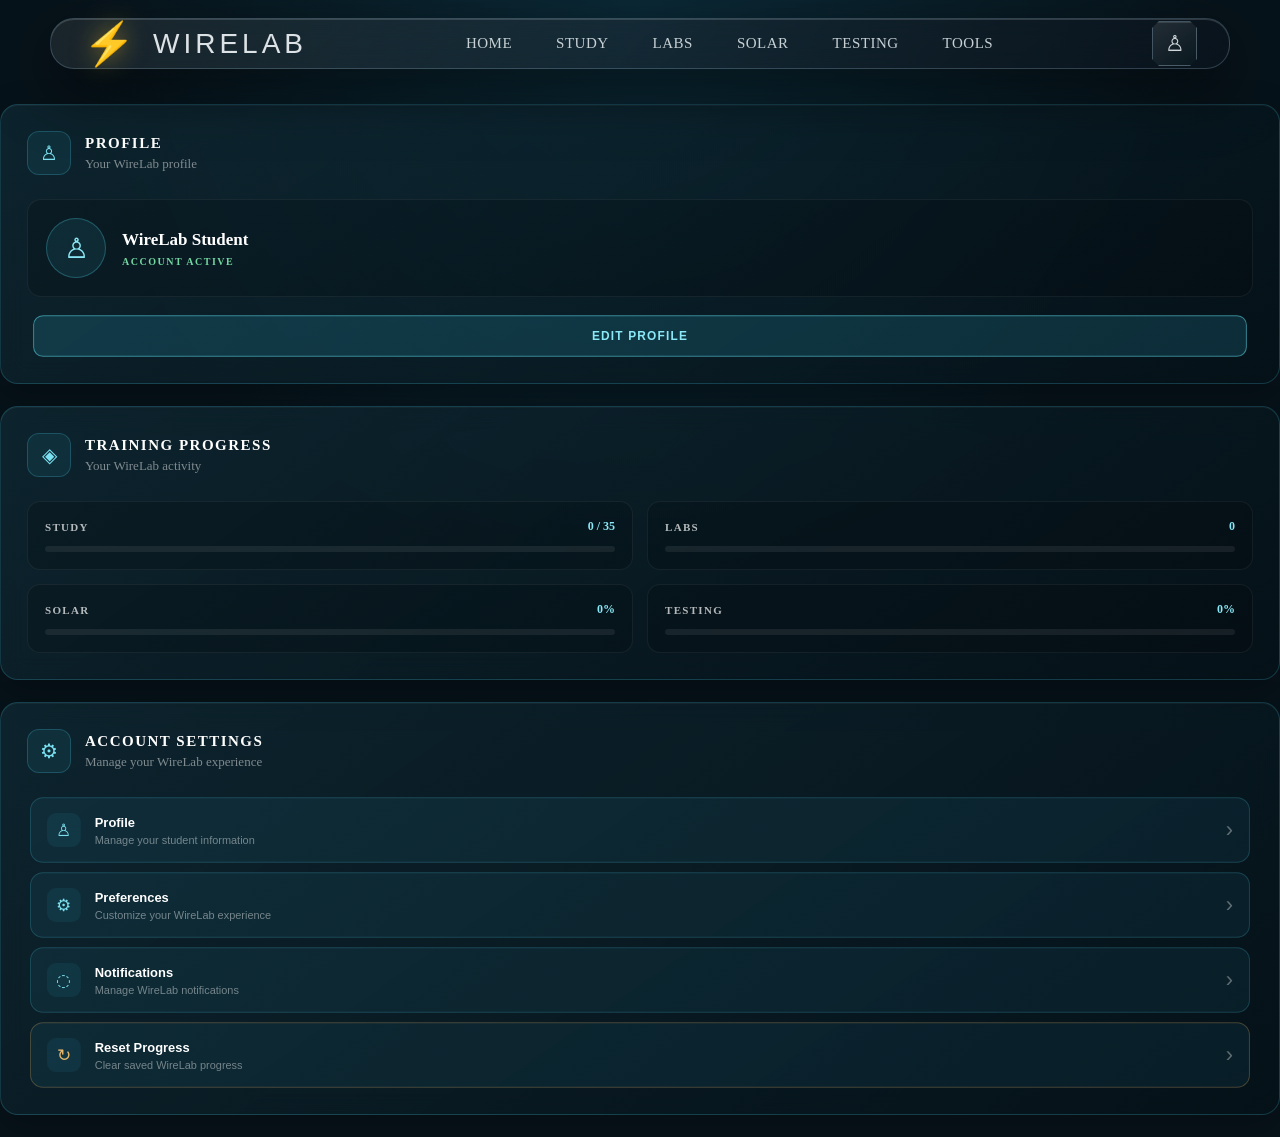
<file: accounts/accounts.html>
<!DOCTYPE html>
<html lang="en">
<head>
<meta charset="UTF-8">
<meta name="viewport"
      content="width=device-width, initial-scale=1.0">
<title>WireLab Accounts</title>
<link rel="stylesheet" href="../nav.css">
<link rel="stylesheet" href="accounts.css">
</head>
<body>

<header class="site-header">
    <div class="header-glass">
        <div class="brand">
            <div class="brand-icon"> ⚡ </div>
            <div> <h1>WIRELAB</h1> </div>
        </div>

        <nav class="site-navigation">
        <a href="../index.html" class="nav-button">HOME</a>
        <a href="../study/study.html" class="nav-button">STUDY</a>
        <a href="../labs/labs.html" class="nav-button">LABS</a>
        <a href="../solar/solar.html" class="nav-button">SOLAR</a>
        <a href="../testing/testing.html" class="nav-button">TESTING</a>
        <a href="../tools/tools.html" class="nav-button">TOOLS</a>
        </nav>

        <div class="header-icons">
            <a
            href="../accounts/accounts.html"
            class="profile-square"
            id="navbar-profile">
            ♙
            </a>
        </div>

    </div>
</header>

<!-- =========================================================
     ACCOUNT PAGE
========================================================= -->
<main class="accounts-content page-width">


<!-- =====================================================
     PROFILE CARD
====================================================== -->
<section class="account-card profile-card">
    <div class="card-heading">
        <span class="card-icon">♙</span>
        <div>
            <h3>PROFILE</h3>
            <p>Your WireLab profile</p>
        </div>
    </div>


    <div class="profile-content">
        <div class="profile-avatar" id="profile-avatar">
    ♙
</div>

        <div class="profile-info">
            <span class="profile-name">
                WireLab Student
            </span>

            <span class="profile-status">
                ACCOUNT ACTIVE
            </span>
        </div>
    </div>

<button
    class="account-button"
    id="edit-profile"
    type="button">
    EDIT PROFILE
</button>
</section>



<!-- =====================================================
     TRAINING PROGRESS
====================================================== -->
<section class="account-card progress-card">
    <div class="card-heading">
        <span class="card-icon">◈</span>
        <div>

            <h3>TRAINING PROGRESS</h3>

            <p>Your WireLab activity</p>
        </div>
    </div>


    <div class="progress-grid">
        <!-- STUDY -->
        <div class="progress-item">

            <div class="progress-item-top">

                <span>STUDY</span>

                <strong id="study-progress">
                    0 / 35
                </strong>

            </div>


            <div class="progress-bar">

                <div
                    class="progress-fill"
                    id="study-progress-bar">
                </div>

            </div>

        </div>



        <!-- LABS -->

        <div class="progress-item">

            <div class="progress-item-top">

                <span>LABS</span>

                <strong>
                    0
                </strong>

            </div>


            <div class="progress-bar">

                <div
                    class="progress-fill"
                    style="width:0%;">
                </div>

            </div>

        </div>



        <!-- SOLAR -->

        <div class="progress-item">

            <div class="progress-item-top">

                <span>SOLAR</span>

                <strong>
                    0%
                </strong>

            </div>


            <div class="progress-bar">

                <div
                    class="progress-fill"
                    style="width:0%;">
                </div>

            </div>

        </div>



        <!-- TESTING -->

        <div class="progress-item">

            <div class="progress-item-top">

                <span>TESTING</span>

                <strong>
                    0%
                </strong>

            </div>


            <div class="progress-bar">

                <div
                    class="progress-fill"
                    style="width:0%;">
                </div>

            </div>

        </div>

    </div>

</section>



<!-- =====================================================
     ACCOUNT SETTINGS
====================================================== -->

<section class="account-card settings-card">

    <div class="card-heading">

        <span class="card-icon">⚙</span>

        <div>

            <h3>ACCOUNT SETTINGS</h3>

            <p>Manage your WireLab experience</p>

        </div>

    </div>


    <div class="settings-list">


        <button class="settings-button">

            <span class="settings-symbol">♙</span>

            <span class="settings-text">

                <strong>Profile</strong>

                <small>
                    Manage your student information
                </small>

            </span>

            <span class="settings-arrow">
                ›
            </span>

        </button>



        <button class="settings-button">

            <span class="settings-symbol">⚙</span>

            <span class="settings-text">

                <strong>Preferences</strong>

                <small>
                    Customize your WireLab experience
                </small>

            </span>

            <span class="settings-arrow">
                ›
            </span>

        </button>



        <button class="settings-button">

            <span class="settings-symbol">◌</span>

            <span class="settings-text">

                <strong>Notifications</strong>

                <small>
                    Manage WireLab notifications
                </small>

            </span>

            <span class="settings-arrow">
                ›
            </span>

        </button>



        <button
            class="settings-button danger-button"
            id="reset-progress">

            <span class="settings-symbol">↻</span>

            <span class="settings-text">

                <strong>Reset Progress</strong>

                <small>
                    Clear saved WireLab progress
                </small>

            </span>

            <span class="settings-arrow">
                ›
            </span>

        </button>

    </div>

</section>



<!-- =====================================================
     EDIT PROFILE MODAL
===================================================== -->
<div class="profile-modal" id="profile-modal">

    <div class="profile-modal-content">

        <div class="profile-modal-header">

            <h3>EDIT PROFILE</h3>

            <button
                class="profile-modal-close"
                id="profile-modal-close"
                type="button">
                ×
            </button>

        </div>


        <!-- PROFILE PREVIEW -->
        <div class="profile-preview">

            <div
                class="profile-preview-avatar"
                id="profile-preview-avatar">
                ♙
            </div>

            <div class="profile-preview-info">

                <span
                    class="profile-preview-name"
                    id="profile-preview-name">
                    WireLab Student
                </span>

                <span class="profile-preview-label">
                    PROFILE PREVIEW
                </span>

            </div>

        </div>


  


        <!-- PROFILE ICON -->
<div class="profile-form-group">

    <label>
        PROFILE ICON
    </label>

    <div class="profile-icon-options">
        <button
            class="profile-icon-option"
            type="button"
            data-icon="../z-images/profile-icons/icon-01.png">

            <img
                src="../z-images/profile-icons/icon-01.png"
                alt="WireLab avatar">
        </button>
        <button
            class="profile-icon-option"
            type="button"
            data-icon="../z-images/profile-icons/icon-02.png">

            <img
                src="../z-images/profile-icons/icon-02.png"
                alt="WireLab avatar">
        </button>
        <button
            class="profile-icon-option"
            type="button"
            data-icon="../z-images/profile-icons/icon-03.png">

            <img
                src="../z-images/profile-icons/icon-03.png"
                alt="WireLab avatar">
        </button>
        <button
            class="profile-icon-option"
            type="button"
            data-icon="../z-images/profile-icons/icon-04.png">

            <img
                src="../z-images/profile-icons/icon-04.png"
                alt="WireLab avatar">
        </button>
        <button
            class="profile-icon-option"
            type="button"
            data-icon="../z-images/profile-icons/icon-05.png">

            <img
                src="../z-images/profile-icons/icon-05.png"
                alt="WireLab avatar">
        </button>
        <button
            class="profile-icon-option"
            type="button"
            data-icon="../z-images/profile-icons/icon-06.png">

            <img
                src="../z-images/profile-icons/icon-06.png"
                alt="WireLab avatar">
        </button>
        <button
            class="profile-icon-option"
            type="button"
            data-icon="../z-images/profile-icons/icon-07.png">

            <img
                src="../z-images/profile-icons/icon-07.png"
                alt="WireLab avatar">
        </button>
        <button
            class="profile-icon-option"
            type="button"
            data-icon="../z-images/profile-icons/icon-08.png">

            <img
                src="../z-images/profile-icons/icon-08.png"
                alt="WireLab avatar">
        </button>

    </div>

</div>


<!-- MODAL ACTIONS -->
<div class="profile-modal-actions">

    <button
        class="profile-cancel"
        id="profile-cancel"
        type="button">
        CANCEL
    </button>

        <button
            class="profile-save"
            id="profile-save"
            type="button">
            SAVE PROFILE
        </button>
        </div>
    </div>
</div>

</main>


<!-- =========================================================
     ACCOUNTS JAVASCRIPT
========================================================= -->
<script src="accounts.js"></script>
</body>
</html>
</file>
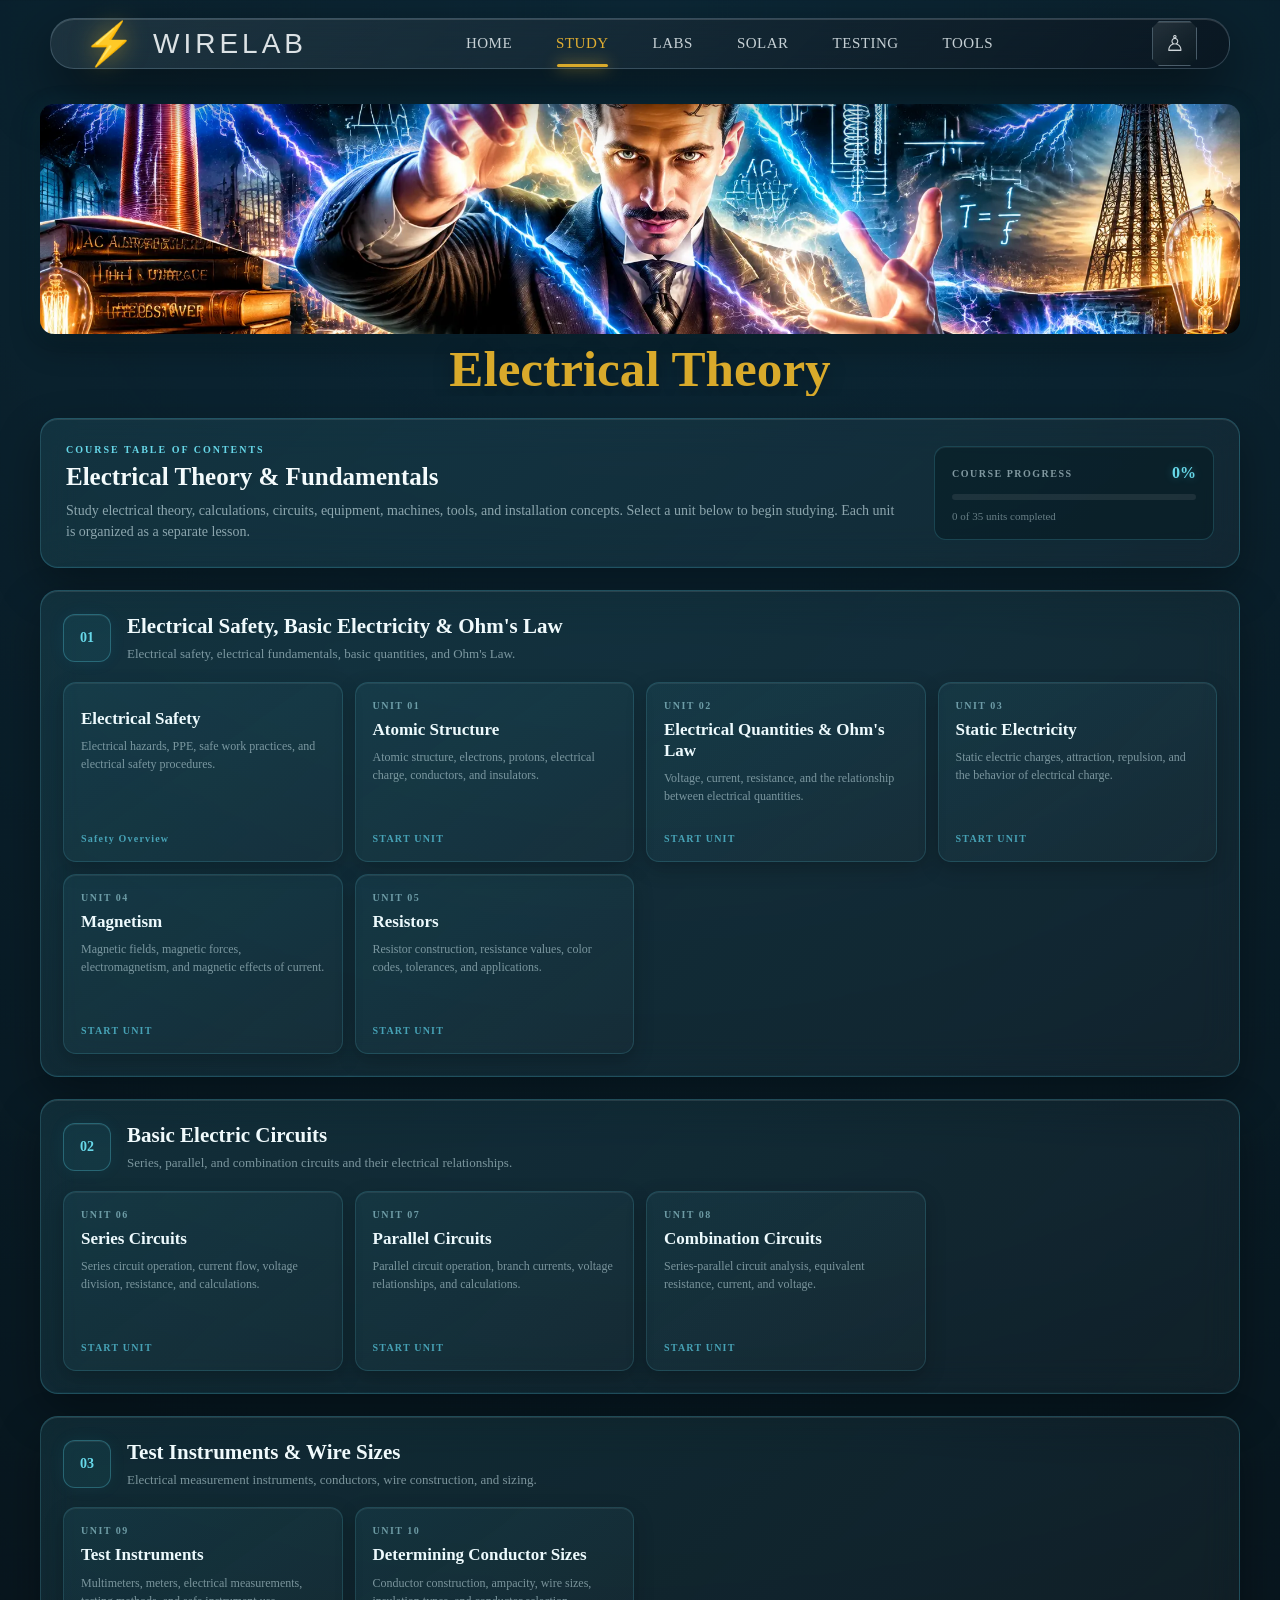
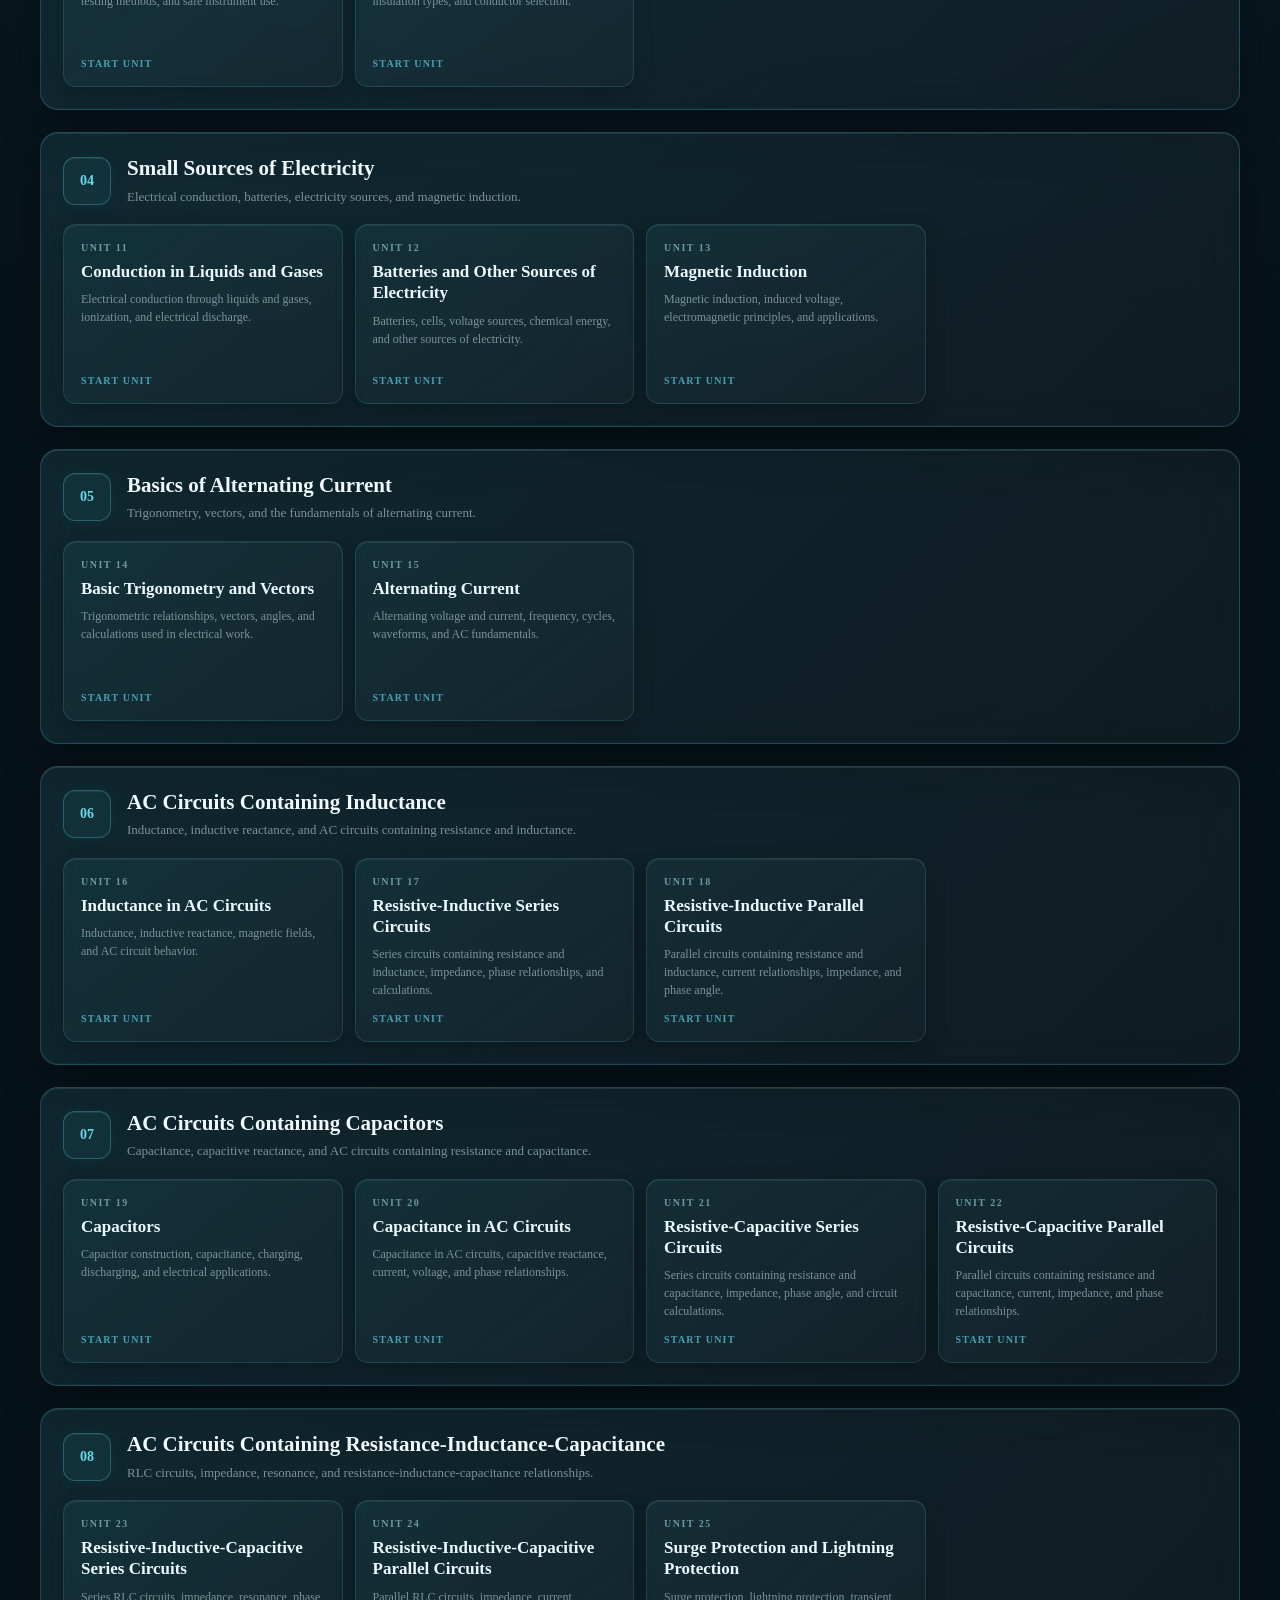
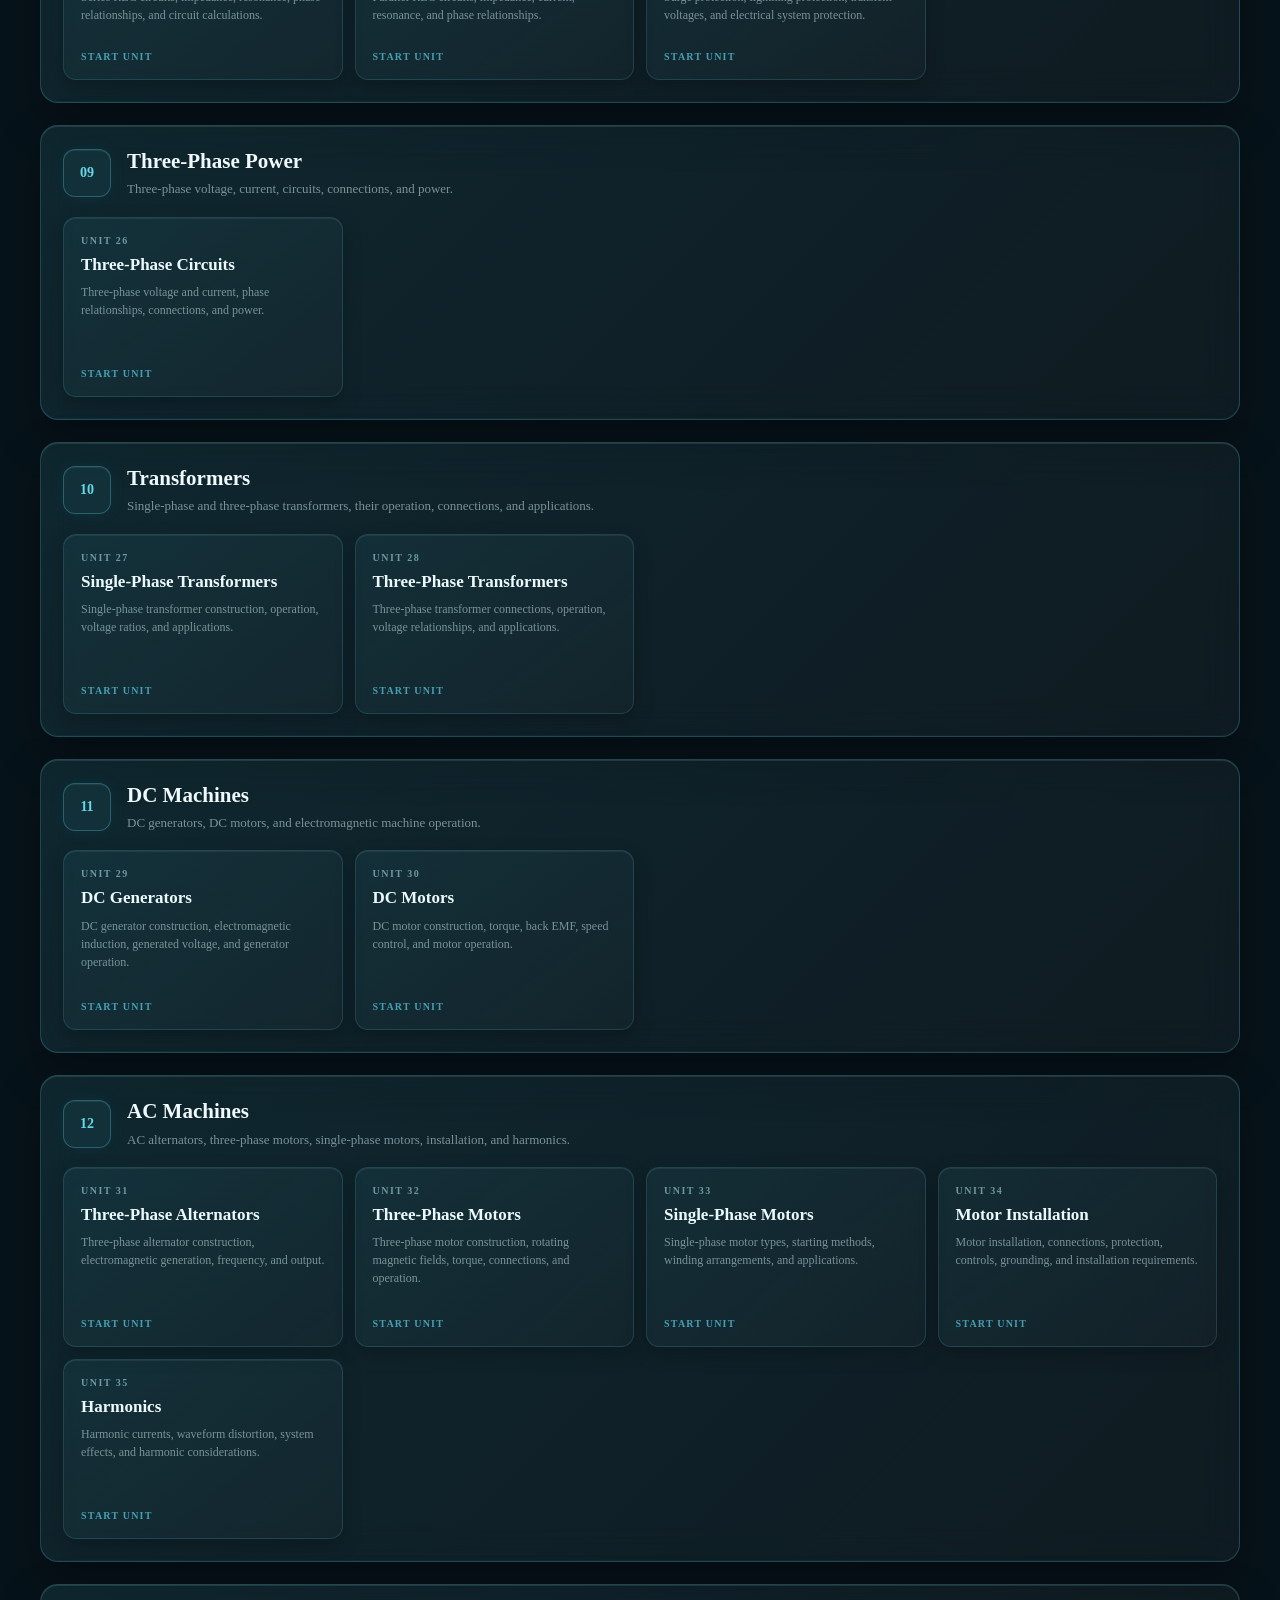
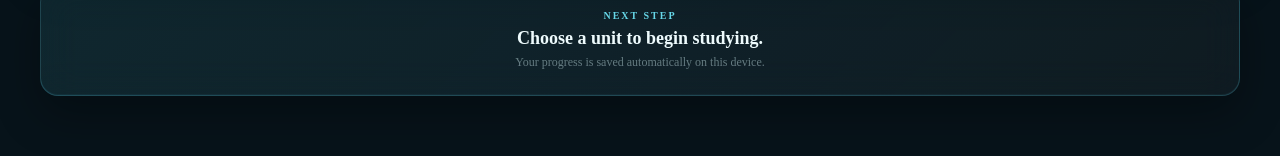
<file: study/study.html>
<!DOCTYPE html>
<html lang="en">
<head>
    <meta charset="UTF-8">
    <meta name="viewport" content="width=device-width, initial-scale=1.0">
    <title>WireLab — Study</title>
    <link rel="stylesheet" href="../nav.css">
    <link rel="stylesheet" href="study.css">
</head>

<body>

<header class="site-header">
    <div class="header-glass">
        <div class="brand">
            <div class="brand-icon"> ⚡ </div>
            <div> <h1>WIRELAB</h1> </div>
        </div>

        <nav class="site-navigation">
        <a href="../index.html" class="nav-button">HOME</a>
        <a href="../study/study.html" class="nav-button active">STUDY</a>
        <a href="../labs/labs.html" class="nav-button">LABS</a>
        <a href="../solar/solar.html" class="nav-button">SOLAR</a>
        <a href="../testing/testing.html" class="nav-button">TESTING</a>
        <a href="../tools/tools.html" class="nav-button">TOOLS</a>
        </nav>

        <div class="header-icons">
            <a
            href="../accounts/accounts.html"
            class="profile-square"
            id="navbar-profile">
            ♙
            </a>
        </div>
        
    </div>
</header>


<!-- =========================================================
     STUDY CONTENT
========================================================= -->
<main class="study-content page-width">

    <img
        src="../z-images/wirelab-study-art.webp"
        alt="WireLab Electrical Theory"
        class="study-intro-image"
    >

    <!-- =====================================================
         STUDY INTRO
    ====================================================== -->
    <div class="study-intro">
        <div class="study-intro-text">
            <div class="study-intro-title">
                Electrical Theory
            </div>
        </div>
    </div>


    <!-- =====================================================
         COURSE HEADER
    ====================================================== -->
    <div class="course-overview">

        <div class="course-overview-text">

            <div class="course-overview-label">
                COURSE TABLE OF CONTENTS
            </div>

            <div class="course-overview-title">
                Electrical Theory &amp; Fundamentals
            </div>

            <div class="course-overview-description">
                Study electrical theory, calculations, circuits,
                equipment, machines, tools, and installation concepts.
                Select a unit below to begin studying.
                Each unit is organized as a separate lesson.
            </div>

        </div>

        <div class="course-progress">

            <div class="course-progress-heading">
                <span>
                    COURSE PROGRESS
                </span>

                <strong id="progressPercent">
                    0%
                </strong>
            </div>

            <div class="course-progress-track">

                <div
                    class="course-progress-fill"
                    id="progressFill">
                </div>

            </div>

            <div
                class="course-progress-count"
                id="completedCount">
                0 of 36 units completed
            </div>

        </div>

    </div>


    <!-- =====================================================
         TABLE OF CONTENTS
    ====================================================== -->
    <div class="study-toc">


        <!-- =================================================
             SECTION 01
        ================================================== -->
        <div class="study-section">

            <div class="study-section-heading">

                <div class="study-section-number">
                    01
                </div>

                <div class="study-section-info">

                    <div class="study-section-title">
                        Electrical Safety, Basic Electricity &amp; Ohm's Law
                    </div>

                    <div class="study-section-description">
                        Electrical safety, electrical fundamentals,
                        basic quantities, and Ohm's Law.
                    </div>

                </div>

            </div>


            <div class="study-unit-grid">

                <!-- UNIT 00 -->
                <a
                    href="units/electrical-safety.html"
                    class="study-unit safety-reference">

                    <span class="study-unit-number"></span>

                    <span class="study-unit-title">
                        Electrical Safety
                    </span>

                    <span class="study-unit-description">
                        Electrical hazards, PPE, safe work practices,
                        and electrical safety procedures.
                    </span>

                    <span class="study-unit-status">
                        Safety Overview
                    </span>

                </a>


                <!-- UNIT 01 -->
                <a
                    href="units/atomic-structure.html"
                    class="study-unit"
                    data-unit="1">

                    <span class="study-unit-number">
                        UNIT 01
                    </span>

                    <span class="study-unit-title">
                        Atomic Structure
                    </span>

                    <span class="study-unit-description">
                        Atomic structure, electrons, protons,
                        electrical charge, conductors, and insulators.
                    </span>

                    <span class="study-unit-status">
                        START UNIT
                    </span>

                </a>


                <!-- UNIT 02 -->
                <a
                    href="#"
                    class="study-unit"
                    data-unit="2">

                    <span class="study-unit-number">
                        UNIT 02
                    </span>

                    <span class="study-unit-title">
                        Electrical Quantities &amp; Ohm's Law
                    </span>

                    <span class="study-unit-description">
                        Voltage, current, resistance, and the
                        relationship between electrical quantities.
                    </span>

                    <span class="study-unit-status">
                        START UNIT
                    </span>

                </a>


                <!-- UNIT 03 -->
                <a
                    href="#"
                    class="study-unit"
                    data-unit="3">

                    <span class="study-unit-number">
                        UNIT 03
                    </span>

                    <span class="study-unit-title">
                        Static Electricity
                    </span>

                    <span class="study-unit-description">
                        Static electric charges, attraction,
                        repulsion, and the behavior of electrical charge.
                    </span>

                    <span class="study-unit-status">
                        START UNIT
                    </span>

                </a>


                <!-- UNIT 04 -->
                <a
                    href="#"
                    class="study-unit"
                    data-unit="4">

                    <span class="study-unit-number">
                        UNIT 04
                    </span>

                    <span class="study-unit-title">
                        Magnetism
                    </span>

                    <span class="study-unit-description">
                        Magnetic fields, magnetic forces,
                        electromagnetism, and magnetic effects of current.
                    </span>

                    <span class="study-unit-status">
                        START UNIT
                    </span>

                </a>


                <!-- UNIT 05 -->
                <a
                    href="#"
                    class="study-unit"
                    data-unit="5">

                    <span class="study-unit-number">
                        UNIT 05
                    </span>

                    <span class="study-unit-title">
                        Resistors
                    </span>

                    <span class="study-unit-description">
                        Resistor construction, resistance values,
                        color codes, tolerances, and applications.
                    </span>

                    <span class="study-unit-status">
                        START UNIT
                    </span>

                </a>

            </div>

        </div>


        <!-- =================================================
             SECTION 02
        ================================================== -->
        <div class="study-section">

            <div class="study-section-heading">

                <div class="study-section-number">
                    02
                </div>

                <div class="study-section-info">

                    <div class="study-section-title">
                        Basic Electric Circuits
                    </div>

                    <div class="study-section-description">
                        Series, parallel, and combination circuits
                        and their electrical relationships.
                    </div>

                </div>

            </div>


            <div class="study-unit-grid">

                <!-- UNIT 06 -->
                <a
                    href="#"
                    class="study-unit"
                    data-unit="6">

                    <span class="study-unit-number">
                        UNIT 06
                    </span>

                    <span class="study-unit-title">
                        Series Circuits
                    </span>

                    <span class="study-unit-description">
                        Series circuit operation, current flow,
                        voltage division, resistance, and calculations.
                    </span>

                    <span class="study-unit-status">
                        START UNIT
                    </span>

                </a>


                <!-- UNIT 07 -->
                <a
                    href="#"
                    class="study-unit"
                    data-unit="7">

                    <span class="study-unit-number">
                        UNIT 07
                    </span>

                    <span class="study-unit-title">
                        Parallel Circuits
                    </span>

                    <span class="study-unit-description">
                        Parallel circuit operation, branch currents,
                        voltage relationships, and calculations.
                    </span>

                    <span class="study-unit-status">
                        START UNIT
                    </span>

                </a>


                <!-- UNIT 08 -->
                <a
                    href="#"
                    class="study-unit"
                    data-unit="8">

                    <span class="study-unit-number">
                        UNIT 08
                    </span>

                    <span class="study-unit-title">
                        Combination Circuits
                    </span>

                    <span class="study-unit-description">
                        Series-parallel circuit analysis,
                        equivalent resistance, current, and voltage.
                    </span>

                    <span class="study-unit-status">
                        START UNIT
                    </span>

                </a>

            </div>

        </div>


        <!-- =================================================
             SECTION 03
        ================================================== -->
        <div class="study-section">

            <div class="study-section-heading">

                <div class="study-section-number">
                    03
                </div>

                <div class="study-section-info">

                    <div class="study-section-title">
                        Test Instruments &amp; Wire Sizes
                    </div>

                    <div class="study-section-description">
                        Electrical measurement instruments,
                        conductors, wire construction, and sizing.
                    </div>

                </div>

            </div>


            <div class="study-unit-grid">

                <!-- UNIT 09 -->
                <a
                    href="#"
                    class="study-unit"
                    data-unit="9">

                    <span class="study-unit-number">
                        UNIT 09
                    </span>

                    <span class="study-unit-title">
                        Test Instruments
                    </span>

                    <span class="study-unit-description">
                        Multimeters, meters, electrical measurements,
                        testing methods, and safe instrument use.
                    </span>

                    <span class="study-unit-status">
                        START UNIT
                    </span>

                </a>


                <!-- UNIT 10 -->
                <a
                    href="#"
                    class="study-unit"
                    data-unit="10">

                    <span class="study-unit-number">
                        UNIT 10
                    </span>

                    <span class="study-unit-title">
                        Determining Conductor Sizes
                    </span>

                    <span class="study-unit-description">
                        Conductor construction, ampacity, wire sizes,
                        insulation types, and conductor selection.
                    </span>

                    <span class="study-unit-status">
                        START UNIT
                    </span>

                </a>

            </div>

        </div>


        <!-- =================================================
             SECTION 04
        ================================================== -->
        <div class="study-section">

            <div class="study-section-heading">

                <div class="study-section-number">
                    04
                </div>

                <div class="study-section-info">

                    <div class="study-section-title">
                        Small Sources of Electricity
                    </div>

                    <div class="study-section-description">
                        Electrical conduction, batteries,
                        electricity sources, and magnetic induction.
                    </div>

                </div>

            </div>


            <div class="study-unit-grid">

                <!-- UNIT 11 -->
                <a
                    href="#"
                    class="study-unit"
                    data-unit="11">

                    <span class="study-unit-number">
                        UNIT 11
                    </span>

                    <span class="study-unit-title">
                        Conduction in Liquids and Gases
                    </span>

                    <span class="study-unit-description">
                        Electrical conduction through liquids and gases,
                        ionization, and electrical discharge.
                    </span>

                    <span class="study-unit-status">
                        START UNIT
                    </span>

                </a>


                <!-- UNIT 12 -->
                <a
                    href="#"
                    class="study-unit"
                    data-unit="12">

                    <span class="study-unit-number">
                        UNIT 12
                    </span>

                    <span class="study-unit-title">
                        Batteries and Other Sources of Electricity
                    </span>

                    <span class="study-unit-description">
                        Batteries, cells, voltage sources,
                        chemical energy, and other sources of electricity.
                    </span>

                    <span class="study-unit-status">
                        START UNIT
                    </span>

                </a>


                <!-- UNIT 13 -->
                <a
                    href="#"
                    class="study-unit"
                    data-unit="13">

                    <span class="study-unit-number">
                        UNIT 13
                    </span>

                    <span class="study-unit-title">
                        Magnetic Induction
                    </span>

                    <span class="study-unit-description">
                        Magnetic induction, induced voltage,
                        electromagnetic principles, and applications.
                    </span>

                    <span class="study-unit-status">
                        START UNIT
                    </span>

                </a>

            </div>

        </div>


        <!-- =================================================
             SECTION 05
        ================================================== -->
        <div class="study-section">

            <div class="study-section-heading">

                <div class="study-section-number">
                    05
                </div>

                <div class="study-section-info">

                    <div class="study-section-title">
                        Basics of Alternating Current
                    </div>

                    <div class="study-section-description">
                        Trigonometry, vectors, and the fundamentals
                        of alternating current.
                    </div>

                </div>

            </div>


            <div class="study-unit-grid">

                <!-- UNIT 14 -->
                <a
                    href="#"
                    class="study-unit"
                    data-unit="14">

                    <span class="study-unit-number">
                        UNIT 14
                    </span>

                    <span class="study-unit-title">
                        Basic Trigonometry and Vectors
                    </span>

                    <span class="study-unit-description">
                        Trigonometric relationships, vectors,
                        angles, and calculations used in electrical work.
                    </span>

                    <span class="study-unit-status">
                        START UNIT
                    </span>

                </a>


                <!-- UNIT 15 -->
                <a
                    href="#"
                    class="study-unit"
                    data-unit="15">

                    <span class="study-unit-number">
                        UNIT 15
                    </span>

                    <span class="study-unit-title">
                        Alternating Current
                    </span>

                    <span class="study-unit-description">
                        Alternating voltage and current, frequency,
                        cycles, waveforms, and AC fundamentals.
                    </span>

                    <span class="study-unit-status">
                        START UNIT
                    </span>

                </a>

            </div>

        </div>


        <!-- =================================================
             SECTION 06
        ================================================== -->
        <div class="study-section">

            <div class="study-section-heading">

                <div class="study-section-number">
                    06
                </div>

                <div class="study-section-info">

                    <div class="study-section-title">
                        AC Circuits Containing Inductance
                    </div>

                    <div class="study-section-description">
                        Inductance, inductive reactance,
                        and AC circuits containing resistance and inductance.
                    </div>

                </div>

            </div>


            <div class="study-unit-grid">

                <!-- UNIT 16 -->
                <a
                    href="#"
                    class="study-unit"
                    data-unit="16">

                    <span class="study-unit-number">
                        UNIT 16
                    </span>

                    <span class="study-unit-title">
                        Inductance in AC Circuits
                    </span>

                    <span class="study-unit-description">
                        Inductance, inductive reactance,
                        magnetic fields, and AC circuit behavior.
                    </span>

                    <span class="study-unit-status">
                        START UNIT
                    </span>

                </a>


                <!-- UNIT 17 -->
                <a
                    href="#"
                    class="study-unit"
                    data-unit="17">

                    <span class="study-unit-number">
                        UNIT 17
                    </span>

                    <span class="study-unit-title">
                        Resistive-Inductive Series Circuits
                    </span>

                    <span class="study-unit-description">
                        Series circuits containing resistance and inductance,
                        impedance, phase relationships, and calculations.
                    </span>

                    <span class="study-unit-status">
                        START UNIT
                    </span>

                </a>


                <!-- UNIT 18 -->
                <a
                    href="#"
                    class="study-unit"
                    data-unit="18">

                    <span class="study-unit-number">
                        UNIT 18
                    </span>

                    <span class="study-unit-title">
                        Resistive-Inductive Parallel Circuits
                    </span>

                    <span class="study-unit-description">
                        Parallel circuits containing resistance and inductance,
                        current relationships, impedance, and phase angle.
                    </span>

                    <span class="study-unit-status">
                        START UNIT
                    </span>

                </a>

            </div>

        </div>


        <!-- =================================================
             SECTION 07
        ================================================== -->
        <div class="study-section">

            <div class="study-section-heading">

                <div class="study-section-number">
                    07
                </div>

                <div class="study-section-info">

                    <div class="study-section-title">
                        AC Circuits Containing Capacitors
                    </div>

                    <div class="study-section-description">
                        Capacitance, capacitive reactance,
                        and AC circuits containing resistance and capacitance.
                    </div>

                </div>

            </div>


            <div class="study-unit-grid">

                <!-- UNIT 19 -->
                <a
                    href="#"
                    class="study-unit"
                    data-unit="19">

                    <span class="study-unit-number">
                        UNIT 19
                    </span>

                    <span class="study-unit-title">
                        Capacitors
                    </span>

                    <span class="study-unit-description">
                        Capacitor construction, capacitance,
                        charging, discharging, and electrical applications.
                    </span>

                    <span class="study-unit-status">
                        START UNIT
                    </span>

                </a>


                <!-- UNIT 20 -->
                <a
                    href="#"
                    class="study-unit"
                    data-unit="20">

                    <span class="study-unit-number">
                        UNIT 20
                    </span>

                    <span class="study-unit-title">
                        Capacitance in AC Circuits
                    </span>

                    <span class="study-unit-description">
                        Capacitance in AC circuits, capacitive reactance,
                        current, voltage, and phase relationships.
                    </span>

                    <span class="study-unit-status">
                        START UNIT
                    </span>

                </a>


                <!-- UNIT 21 -->
                <a
                    href="#"
                    class="study-unit"
                    data-unit="21">

                    <span class="study-unit-number">
                        UNIT 21
                    </span>

                    <span class="study-unit-title">
                        Resistive-Capacitive Series Circuits
                    </span>

                    <span class="study-unit-description">
                        Series circuits containing resistance and capacitance,
                        impedance, phase angle, and circuit calculations.
                    </span>

                    <span class="study-unit-status">
                        START UNIT
                    </span>

                </a>


                <!-- UNIT 22 -->
                <a
                    href="#"
                    class="study-unit"
                    data-unit="22">

                    <span class="study-unit-number">
                        UNIT 22
                    </span>

                    <span class="study-unit-title">
                        Resistive-Capacitive Parallel Circuits
                    </span>

                    <span class="study-unit-description">
                        Parallel circuits containing resistance and capacitance,
                        current, impedance, and phase relationships.
                    </span>

                    <span class="study-unit-status">
                        START UNIT
                    </span>

                </a>

            </div>

        </div>


        <!-- =================================================
             SECTION 08
        ================================================== -->
        <div class="study-section">

            <div class="study-section-heading">

                <div class="study-section-number">
                    08
                </div>

                <div class="study-section-info">

                    <div class="study-section-title">
                        AC Circuits Containing Resistance-Inductance-Capacitance
                    </div>

                    <div class="study-section-description">
                        RLC circuits, impedance, resonance,
                        and resistance-inductance-capacitance relationships.
                    </div>

                </div>

            </div>


            <div class="study-unit-grid">

                <!-- UNIT 23 -->
                <a
                    href="#"
                    class="study-unit"
                    data-unit="23">

                    <span class="study-unit-number">
                        UNIT 23
                    </span>

                    <span class="study-unit-title">
                        Resistive-Inductive-Capacitive Series Circuits
                    </span>

                    <span class="study-unit-description">
                        Series RLC circuits, impedance, resonance,
                        phase relationships, and circuit calculations.
                    </span>

                    <span class="study-unit-status">
                        START UNIT
                    </span>

                </a>


                <!-- UNIT 24 -->
                <a
                    href="#"
                    class="study-unit"
                    data-unit="24">

                    <span class="study-unit-number">
                        UNIT 24
                    </span>

                    <span class="study-unit-title">
                        Resistive-Inductive-Capacitive Parallel Circuits
                    </span>

                    <span class="study-unit-description">
                        Parallel RLC circuits, impedance, current,
                        resonance, and phase relationships.
                    </span>

                    <span class="study-unit-status">
                        START UNIT
                    </span>

                </a>


                <!-- UNIT 25 -->
                <a
                    href="#"
                    class="study-unit"
                    data-unit="25">

                    <span class="study-unit-number">
                        UNIT 25
                    </span>

                    <span class="study-unit-title">
                        Surge Protection and Lightning Protection
                    </span>

                    <span class="study-unit-description">
                        Surge protection, lightning protection,
                        transient voltages, and electrical system protection.
                    </span>

                    <span class="study-unit-status">
                        START UNIT
                    </span>

                </a>

            </div>

        </div>


        <!-- =================================================
             SECTION 09
        ================================================== -->
        <div class="study-section">

            <div class="study-section-heading">

                <div class="study-section-number">
                    09
                </div>

                <div class="study-section-info">

                    <div class="study-section-title">
                        Three-Phase Power
                    </div>

                    <div class="study-section-description">
                        Three-phase voltage, current,
                        circuits, connections, and power.
                    </div>

                </div>

            </div>


            <div class="study-unit-grid">

                <!-- UNIT 26 -->
                <a
                    href="#"
                    class="study-unit"
                    data-unit="26">

                    <span class="study-unit-number">
                        UNIT 26
                    </span>

                    <span class="study-unit-title">
                        Three-Phase Circuits
                    </span>

                    <span class="study-unit-description">
                        Three-phase voltage and current,
                        phase relationships, connections, and power.
                    </span>

                    <span class="study-unit-status">
                        START UNIT
                    </span>

                </a>

            </div>

        </div>


        <!-- =================================================
             SECTION 10
        ================================================== -->
        <div class="study-section">

            <div class="study-section-heading">

                <div class="study-section-number">
                    10
                </div>

                <div class="study-section-info">

                    <div class="study-section-title">
                        Transformers
                    </div>

                    <div class="study-section-description">
                        Single-phase and three-phase transformers,
                        their operation, connections, and applications.
                    </div>

                </div>

            </div>


            <div class="study-unit-grid">

                <!-- UNIT 27 -->
                <a
                    href="#"
                    class="study-unit"
                    data-unit="27">

                    <span class="study-unit-number">
                        UNIT 27
                    </span>

                    <span class="study-unit-title">
                        Single-Phase Transformers
                    </span>

                    <span class="study-unit-description">
                        Single-phase transformer construction,
                        operation, voltage ratios, and applications.
                    </span>

                    <span class="study-unit-status">
                        START UNIT
                    </span>

                </a>


                <!-- UNIT 28 -->
                <a
                    href="#"
                    class="study-unit"
                    data-unit="28">

                    <span class="study-unit-number">
                        UNIT 28
                    </span>

                    <span class="study-unit-title">
                        Three-Phase Transformers
                    </span>

                    <span class="study-unit-description">
                        Three-phase transformer connections,
                        operation, voltage relationships, and applications.
                    </span>

                    <span class="study-unit-status">
                        START UNIT
                    </span>

                </a>

            </div>

        </div>


        <!-- =================================================
             SECTION 11
        ================================================== -->
        <div class="study-section">

            <div class="study-section-heading">

                <div class="study-section-number">
                    11
                </div>

                <div class="study-section-info">

                    <div class="study-section-title">
                        DC Machines
                    </div>

                    <div class="study-section-description">
                        DC generators, DC motors,
                        and electromagnetic machine operation.
                    </div>

                </div>

            </div>


            <div class="study-unit-grid">

                <!-- UNIT 29 -->
                <a
                    href="#"
                    class="study-unit"
                    data-unit="29">

                    <span class="study-unit-number">
                        UNIT 29
                    </span>

                    <span class="study-unit-title">
                        DC Generators
                    </span>

                    <span class="study-unit-description">
                        DC generator construction, electromagnetic induction,
                        generated voltage, and generator operation.
                    </span>

                    <span class="study-unit-status">
                        START UNIT
                    </span>

                </a>


                <!-- UNIT 30 -->
                <a
                    href="#"
                    class="study-unit"
                    data-unit="30">

                    <span class="study-unit-number">
                        UNIT 30
                    </span>

                    <span class="study-unit-title">
                        DC Motors
                    </span>

                    <span class="study-unit-description">
                        DC motor construction, torque, back EMF,
                        speed control, and motor operation.
                    </span>

                    <span class="study-unit-status">
                        START UNIT
                    </span>

                </a>

            </div>

        </div>


        <!-- =================================================
             SECTION 12
        ================================================== -->
        <div class="study-section">

            <div class="study-section-heading">

                <div class="study-section-number">
                    12
                </div>

                <div class="study-section-info">

                    <div class="study-section-title">
                        AC Machines
                    </div>

                    <div class="study-section-description">
                        AC alternators, three-phase motors,
                        single-phase motors, installation, and harmonics.
                    </div>

                </div>

            </div>


            <div class="study-unit-grid">

                <!-- UNIT 31 -->
                <a
                    href="#"
                    class="study-unit"
                    data-unit="31">

                    <span class="study-unit-number">
                        UNIT 31
                    </span>

                    <span class="study-unit-title">
                        Three-Phase Alternators
                    </span>

                    <span class="study-unit-description">
                        Three-phase alternator construction,
                        electromagnetic generation, frequency, and output.
                    </span>

                    <span class="study-unit-status">
                        START UNIT
                    </span>

                </a>


                <!-- UNIT 32 -->
                <a
                    href="#"
                    class="study-unit"
                    data-unit="32">

                    <span class="study-unit-number">
                        UNIT 32
                    </span>

                    <span class="study-unit-title">
                        Three-Phase Motors
                    </span>

                    <span class="study-unit-description">
                        Three-phase motor construction,
                        rotating magnetic fields, torque, connections, and operation.
                    </span>

                    <span class="study-unit-status">
                        START UNIT
                    </span>

                </a>


                <!-- UNIT 33 -->
                <a
                    href="#"
                    class="study-unit"
                    data-unit="33">

                    <span class="study-unit-number">
                        UNIT 33
                    </span>

                    <span class="study-unit-title">
                        Single-Phase Motors
                    </span>

                    <span class="study-unit-description">
                        Single-phase motor types, starting methods,
                        winding arrangements, and applications.
                    </span>

                    <span class="study-unit-status">
                        START UNIT
                    </span>

                </a>


                <!-- UNIT 34 -->
                <a
                    href="#"
                    class="study-unit"
                    data-unit="34">

                    <span class="study-unit-number">
                        UNIT 34
                    </span>

                    <span class="study-unit-title">
                        Motor Installation
                    </span>

                    <span class="study-unit-description">
                        Motor installation, connections, protection,
                        controls, grounding, and installation requirements.
                    </span>

                    <span class="study-unit-status">
                        START UNIT
                    </span>

                </a>


                <!-- UNIT 35 -->
                <a
                    href="#"
                    class="study-unit"
                    data-unit="35">

                    <span class="study-unit-number">
                        UNIT 35
                    </span>

                    <span class="study-unit-title">
                        Harmonics
                    </span>

                    <span class="study-unit-description">
                        Harmonic currents, waveform distortion,
                        system effects, and harmonic considerations.
                    </span>

                    <span class="study-unit-status">
                        START UNIT
                    </span>

                </a>

            </div>

        </div>

    </div>


    <!-- =====================================================
         STUDY FOOTER
    ====================================================== -->
    <div class="study-next">

        <div class="study-next-label">
            NEXT STEP
        </div>

        <div class="study-next-title">
            Choose a unit to begin studying.
        </div>

        <div class="study-next-description">
            Your progress is saved automatically on this device.
        </div>

    </div>

</main>

<script src="../nav.js"></script>
<script src="study.js"></script>

</body>
</html>
</file>
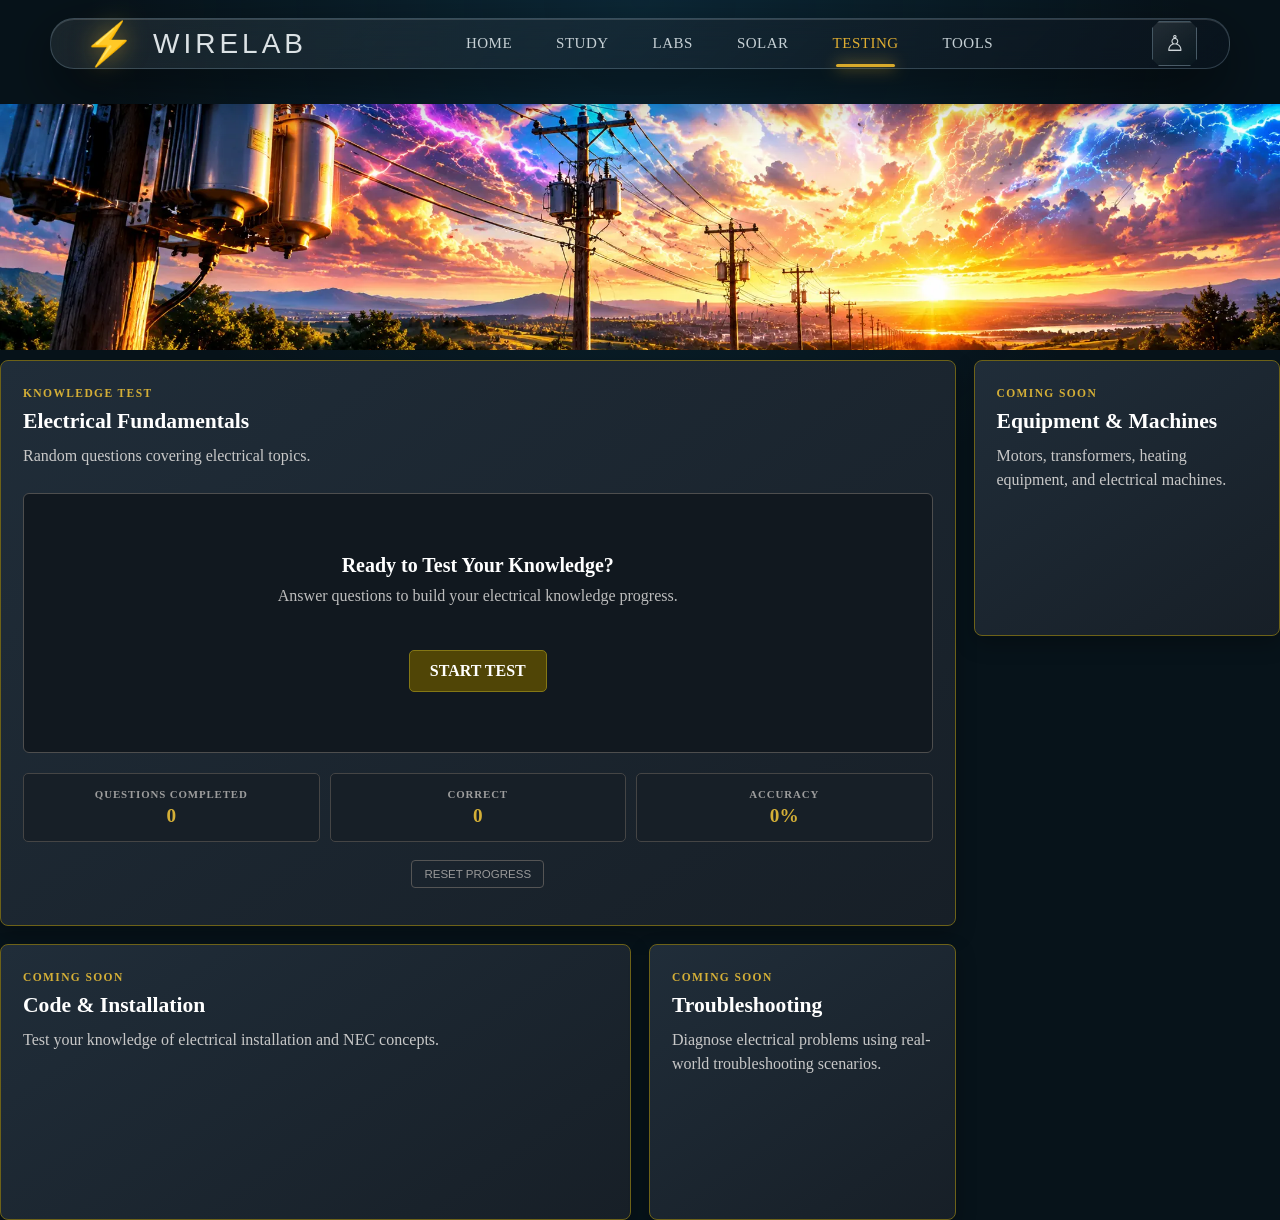
<file: testing/testing.html>
<!DOCTYPE html>
<html lang="en">
<head>
    <meta charset="UTF-8">
    <meta name="viewport" content="width=device-width, initial-scale=1.0">
<title>wire-lab — Virtual Electrical Training</title>
<link rel="stylesheet" href="../nav.css">
<link rel="stylesheet" href="testing.css">
</head>
<body>

<!-- SHARED SITE HEADER / NAVIGATION -->
<header class="site-header">
    <div class="header-glass">
        <div class="brand">
            <div class="brand-icon"> ⚡ </div>
            <div> <h1>WIRELAB</h1> </div>
        </div>

        <nav class="site-navigation">
        <a href="../index.html" class="nav-button">HOME</a>
        <a href="../study/study.html" class="nav-button">STUDY</a>
        <a href="../labs/labs.html" class="nav-button">LABS</a>
        <a href="../solar/solar.html" class="nav-button">SOLAR</a>
        <a href="../testing/testing.html" class="nav-button active">TESTING</a>
        <a href="../tools/tools.html" class="nav-button">TOOLS</a>
        </nav>

        <div class="header-icons">
            <a
            href="../accounts/accounts.html"
            class="profile-square"
            id="navbar-profile">
            ♙
            </a>
        </div>
        
    </div>
</header>


<main class="testing-content page-width">


<img
        src="../z-images/wirelab-testing-art.webp"
        class="testing-art2"
        alt="WireLab Testing"
    >




    <!-- =================================================
         PAGE INTRODUCTION
    ================================================== -->

    <section class="testing-intro">

        <h2></h2>

        <p></p>

    </section>



    <!-- =================================================
         TESTING CARDS
    ================================================== -->

    <section class="testing-grid">


        <!-- =============================================
             MAIN TEST CARD
        ============================================== -->

        <article class="testing-card testing-card-main">

            <div class="testing-card-header">

                <span class="card-label">
                    KNOWLEDGE TEST
                </span>

                <h3>
                    Electrical Fundamentals
                </h3>

                <p>
                    Random questions covering electrical topics.
                </p>

            </div>


            <!-- =========================================
                 TEST AREA
            ========================================== -->

            <div
                id="testArea"
                class="test-area"
            >

                <div
                    id="testStart"
                    class="test-start"
                >

                    <h4>
                        Ready to Test Your Knowledge?
                    </h4>

                    <p>
                        Answer questions to build your
                        electrical knowledge progress.
                    </p>

                    <button
                        id="startTestButton"
                        type="button"
                        class="test-button"
                    >
                        START TEST
                    </button>

                </div>


                <!-- =====================================
                     QUESTION AREA
                ====================================== -->

                <div
                    id="questionArea"
                    class="question-area"
                    hidden
                >

                    <div class="question-progress">

                        <span id="questionNumber">
                            QUESTION 1
                        </span>

                        <span id="questionCategory">
                            SAFETY
                        </span>

                    </div>


                    <div class="progress-track">

                        <div
                            id="progressBar"
                            class="progress-bar"
                        ></div>

                    </div>


                    <h4 id="questionText">
                        Question text
                    </h4>


                    <div
                        id="answerChoices"
                        class="answer-choices"
                    >
                    </div>


                    <div
                        id="answerFeedback"
                        class="answer-feedback"
                    >
                    </div>


                    <button
                        id="nextQuestionButton"
                        type="button"
                        class="test-button"
                        hidden
                    >
                        NEXT QUESTION
                    </button>

                </div>


                <!-- =====================================
                     TEST COMPLETE
                ====================================== -->

                <div
                    id="testComplete"
                    class="test-complete"
                    hidden
                >

                    <h4>
                        TEST COMPLETE
                    </h4>

                    <p id="finalScore">
                        Score
                    </p>

                    <button
                        id="continueTestButton"
                        type="button"
                        class="test-button"
                    >
                        CONTINUE
                    </button>

                </div>

            </div>


            <!-- =========================================
                 PROGRESS INFORMATION
            ========================================== -->

            <div class="testing-progress">

                <div>

                    <span>
                        QUESTIONS COMPLETED
                    </span>

                    <strong id="completedCount">
                        0
                    </strong>

                </div>


                <div>

                    <span>
                        CORRECT
                    </span>

                    <strong id="correctCount">
                        0
                    </strong>

                </div>


                <div>

                    <span>
                        ACCURACY
                    </span>

                    <strong id="accuracyPercent">
                        0%
                    </strong>

                </div>

            </div>


            <!-- =========================================
                 RESET
            ========================================== -->

            <button
                id="resetProgressButton"
                type="button"
                class="reset-button"
            >
                RESET PROGRESS
            </button>

        </article>



        



        <!-- =============================================
             FUTURE CARD
        ============================================== -->

        <article class="testing-card testing-card-medium">

            <span class="card-label">
                COMING SOON
            </span>

            <h3>
                Code & Installation
            </h3>

            <p>
                Test your knowledge of electrical
                installation and NEC concepts.
            </p>

        </article>



        <!-- =============================================
             FUTURE CARD
        ============================================== -->

        <article class="testing-card testing-card-small">

            <span class="card-label">
                COMING SOON
            </span>

            <h3>
                Equipment & Machines
            </h3>

            <p>
                Motors, transformers, heating equipment,
                and electrical machines.
            </p>

        </article>




        <!-- =============================================
             FUTURE CARD
        ============================================== -->

        <article class="testing-card testing-card-small">

            <span class="card-label">
                COMING SOON
            </span>

            <h3>
                Troubleshooting
            </h3>

            <p>
                Diagnose electrical problems using
                real-world troubleshooting scenarios.
            </p>

        </article>


    </section>

</main>


<script src="../nav.js"></script>
<script src="testing.js"></script>

</body>

</html>
</file>
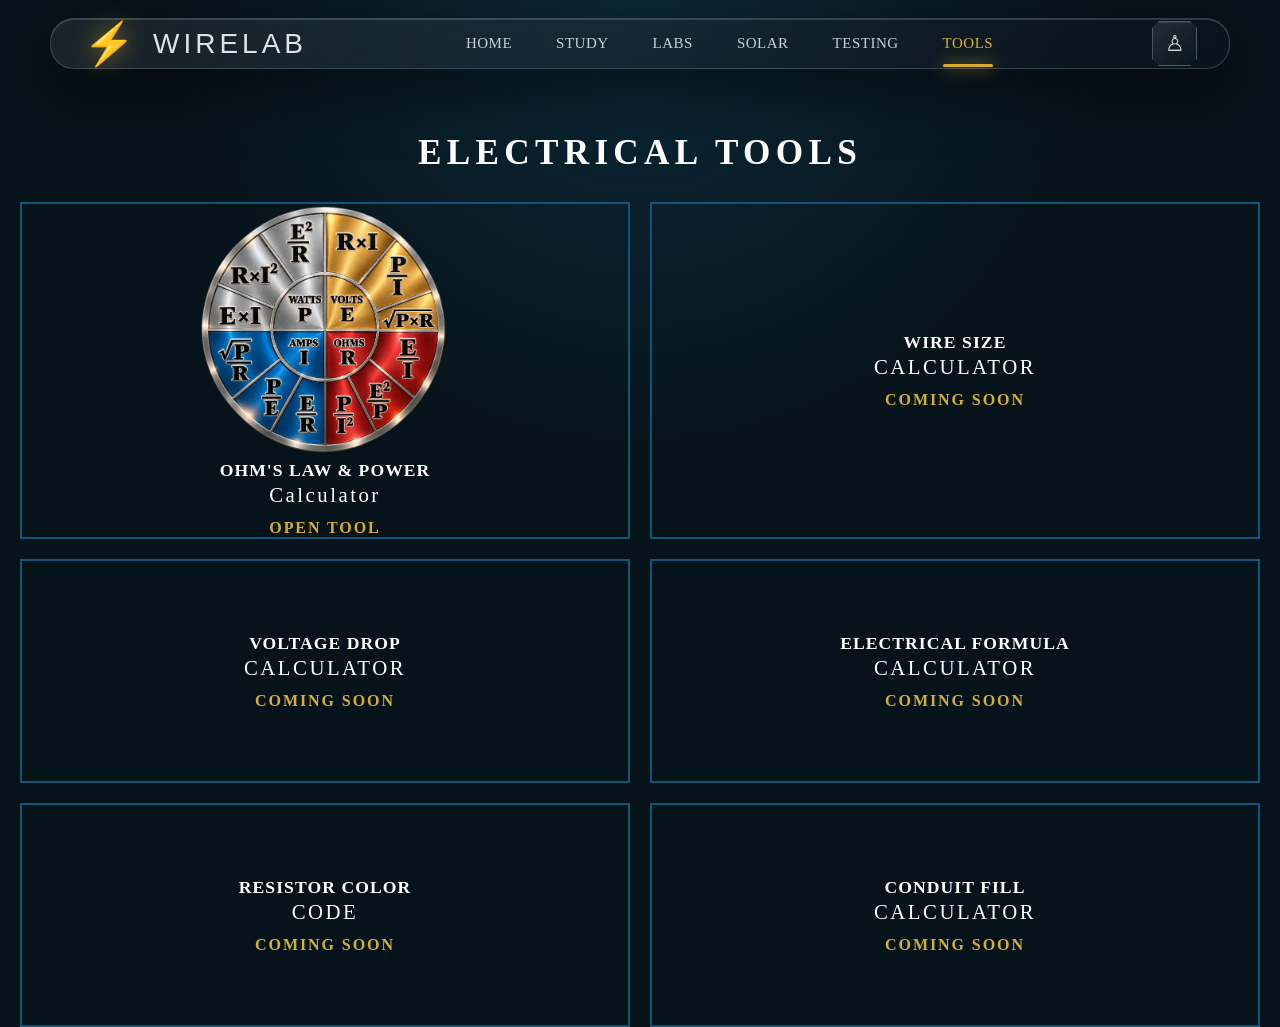
<file: tools/tools.html>
<!DOCTYPE html>
<html lang="en">
<head>
    <meta charset="UTF-8">
    <meta name="viewport" content="width=device-width, initial-scale=1.0">
<title> wire-lab — Virtual Electrical Training</title>
<link rel="stylesheet" href="../nav.css">
<link rel="stylesheet" href="tools.css">
</head>
<body>

<!-- SHARED SITE HEADER / NAVIGATION -->
<header class="site-header">
    <div class="header-glass">
        <div class="brand">
            <div class="brand-icon"> ⚡ </div>
            <div> <h1>WIRELAB</h1> </div>
        </div>

        <nav class="site-navigation">
        <a href="../index.html" class="nav-button">HOME</a>
        <a href="../study/study.html" class="nav-button">STUDY</a>
        <a href="../labs/labs.html" class="nav-button">LABS</a>
        <a href="../solar/solar.html" class="nav-button">SOLAR</a>
        <a href="../testing/testing.html" class="nav-button">TESTING</a>
        <a href="../tools/tools.html" class="nav-button active">TOOLS</a>
        </nav>

        <div class="header-icons">
            <a
            href="../accounts/accounts.html"
            class="profile-square"
            id="navbar-profile">
            ♙
            </a>
        </div>
        
    </div>
</header>

<!-- =====================================================
     HOME PAGE CONTENT
====================================================== -->
<main class="tools-content page-width">

    <h2> ELECTRICAL TOOLS </h2>

    <section class="tools-grid">

        <!-- =====================================================
             OHM'S LAW & POWER COLOR WHEEL
        ====================================================== -->

        <a href="../tools/color-wheel/color-wheel.html" class="tool-card">

            <div class="tool-card-content">
            <img
            src="../z-images/color-wheel.webp"
            alt=""
            class="tool-color-wheel">
            <h3>OHM'S LAW &amp; POWER</h3>
            <p>Calculator</p>
            <span class="tool-status">OPEN TOOL</span>
</div>

        </a>


        <!-- =====================================================
             WIRE SIZE CALCULATOR
        ====================================================== -->

        <div class="tool-card">

            <div class="tool-card-content">
                <h3>WIRE SIZE</h3>
                <p>CALCULATOR</p>
                <span class="tool-status">COMING SOON</span>
            </div>

        </div>


        <!-- =====================================================
             VOLTAGE DROP CALCULATOR
        ====================================================== -->

        <div class="tool-card">

            <div class="tool-card-content">
                <h3>VOLTAGE DROP</h3>
                <p>CALCULATOR</p>
                <span class="tool-status">COMING SOON</span>
            </div>

        </div>


        <!-- =====================================================
             ELECTRICAL FORMULA CALCULATOR
        ====================================================== -->

        <div class="tool-card">

            <div class="tool-card-content">
                <h3>ELECTRICAL FORMULA</h3>
                <p>CALCULATOR</p>
                <span class="tool-status">COMING SOON</span>
            </div>

        </div>


        <!-- =====================================================
             RESISTOR COLOR CODE
        ====================================================== -->

        <div class="tool-card">

            <div class="tool-card-content">
                <h3>RESISTOR COLOR</h3>
                <p>CODE</p>
                <span class="tool-status">COMING SOON</span>
            </div>

        </div>


        <!-- =====================================================
             CONDUIT FILL CALCULATOR
        ====================================================== -->

        <div class="tool-card">

            <div class="tool-card-content">
                <h3>CONDUIT FILL</h3>
                <p>CALCULATOR</p>
                <span class="tool-status">COMING SOON</span>
            </div>

        </div>

    </section>

    <script src="../nav.js"></script>

</main>
</body>
</file>
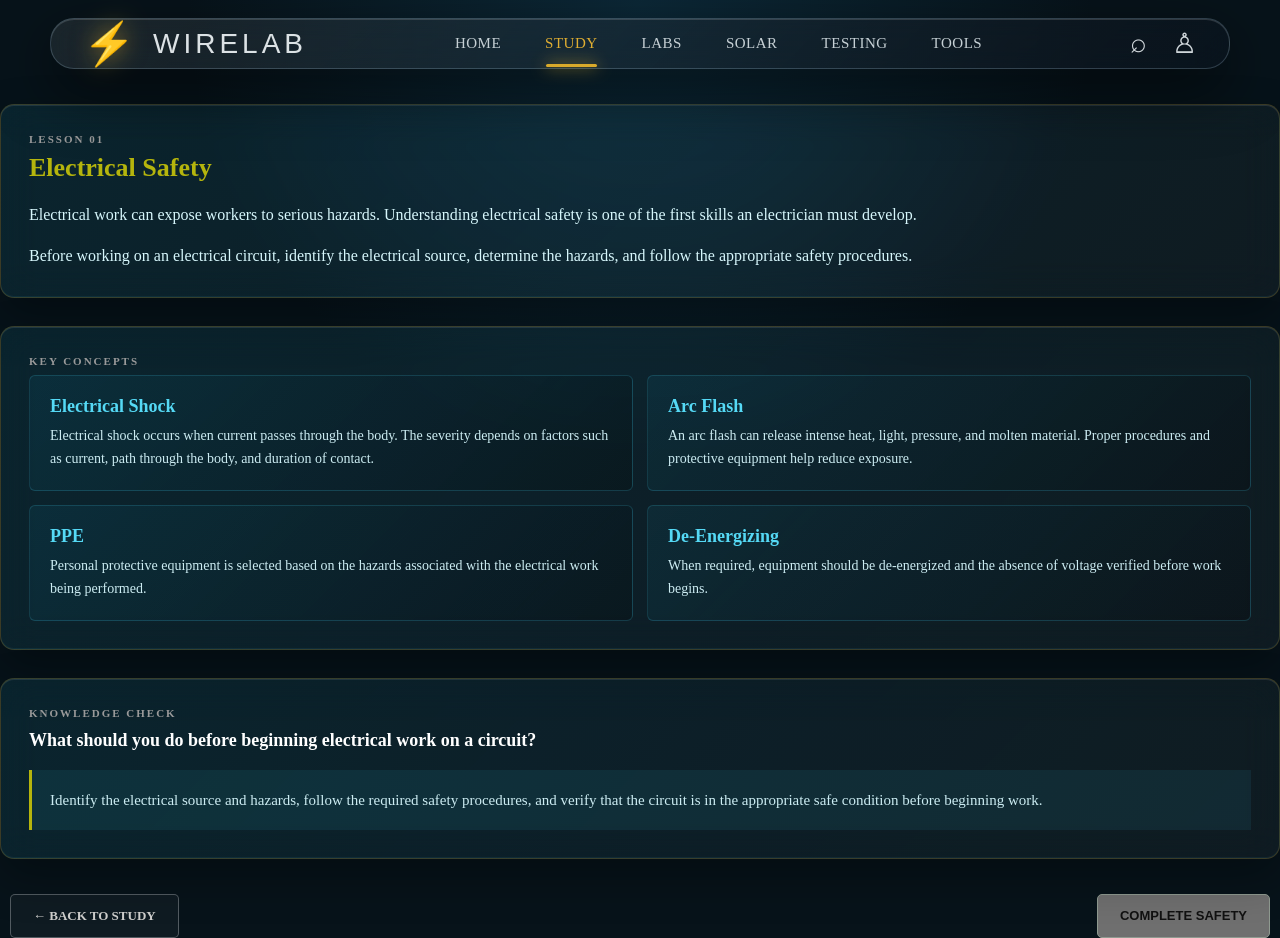
<file: study/units/electrical-safety.html>
<!DOCTYPE html>
<html lang="en">

<head>
    <meta charset="UTF-8">
    <meta name="viewport" content="width=device-width, initial-scale=1.0">
    <title>WireLab — Study</title>
    <link rel="stylesheet" href="../../nav.css">
    <link rel="stylesheet" href="electrical-safety.css">
</head>
<body class="lab-page">
<!-- SHARED SITE HEADER / NAVIGATION -->
<header class="site-header">
    <div class="header-glass">
        <div class="brand">
            <div class="brand-icon"> ⚡ </div>
            <div> <h1>WIRELAB</h1> </div>
        </div>

        <nav class="site-navigation">
        <a href="../../index.html" class="nav-button">HOME</a>
        <a href="../../study/study.html" class="nav-button active">STUDY</a>
        <a href="../../labs/labs.html" class="nav-button">LABS</a>
        <a href="../../solar/solar.html" class="nav-button">SOLAR</a>
        <a href="../../testing/testing.html" class="nav-button">TESTING</a>
        <a href="../../tools/tools.html" class="nav-button">TOOLS</a>
        </nav>

        <div class="header-icons">
            <span>⌕</span>
            <span>♙</span>
        </div>
    </div>
</header>

<main class="study-content page-width">

<!-- =====================================================
     LESSON
====================================================== -->

<section class="unit01-lesson">

    <div class="unit01-section-label">
        LESSON 01
    </div>

    <div class="unit01-section-title">
        Electrical Safety
    </div>

    <p class="unit01-text">
        Electrical work can expose workers to serious hazards.
        Understanding electrical safety is one of the first
        skills an electrician must develop.
    </p>

    <p class="unit01-text">
        Before working on an electrical circuit, identify the
        electrical source, determine the hazards, and follow
        the appropriate safety procedures.
    </p>

</section>


<!-- =====================================================
     KEY CONCEPTS
====================================================== -->

<section class="unit01-concepts">

    <div class="unit01-section-label">
        KEY CONCEPTS
    </div>

    <div class="unit01-concept-grid">

        <div class="unit01-concept">

            <div class="unit01-concept-title">
                Electrical Shock
            </div>

            <div class="unit01-concept-text">
                Electrical shock occurs when current passes
                through the body. The severity depends on
                factors such as current, path through the body,
                and duration of contact.
            </div>

        </div>


        <div class="unit01-concept">

            <div class="unit01-concept-title">
                Arc Flash
            </div>

            <div class="unit01-concept-text">
                An arc flash can release intense heat, light,
                pressure, and molten material. Proper procedures
                and protective equipment help reduce exposure.
            </div>

        </div>


        <div class="unit01-concept">

            <div class="unit01-concept-title">
                PPE
            </div>

            <div class="unit01-concept-text">
                Personal protective equipment is selected based
                on the hazards associated with the electrical work
                being performed.
            </div>

        </div>


        <div class="unit01-concept">

            <div class="unit01-concept-title">
                De-Energizing
            </div>

            <div class="unit01-concept-text">
                When required, equipment should be de-energized
                and the absence of voltage verified before work
                begins.
            </div>

        </div>

    </div>

</section>


<!-- =====================================================
     KNOWLEDGE CHECK
====================================================== -->

<section class="unit01-check">

    <div class="unit01-section-label">
        KNOWLEDGE CHECK
    </div>

    <div class="unit01-question">
        What should you do before beginning electrical work
        on a circuit?
    </div>

    <div class="unit01-answer">
        Identify the electrical source and hazards, follow
        the required safety procedures, and verify that the
        circuit is in the appropriate safe condition before
        beginning work.
    </div>

</section>


<!-- =====================================================
     UNIT NAVIGATION
====================================================== -->

<div class="unit01-navigation">

    <a href="../study.html" class="unit01-back">
        ← BACK TO STUDY
    </a>

    <button
        type="button"
        class="unit01-complete"
        id="completeUnit">
        COMPLETE SAFETY
    </button>

</div>


</main>

<script src="../../nav.js"></script>
<script src="unit-electrical-safety.js"></script>

</body>

</html>
</file>
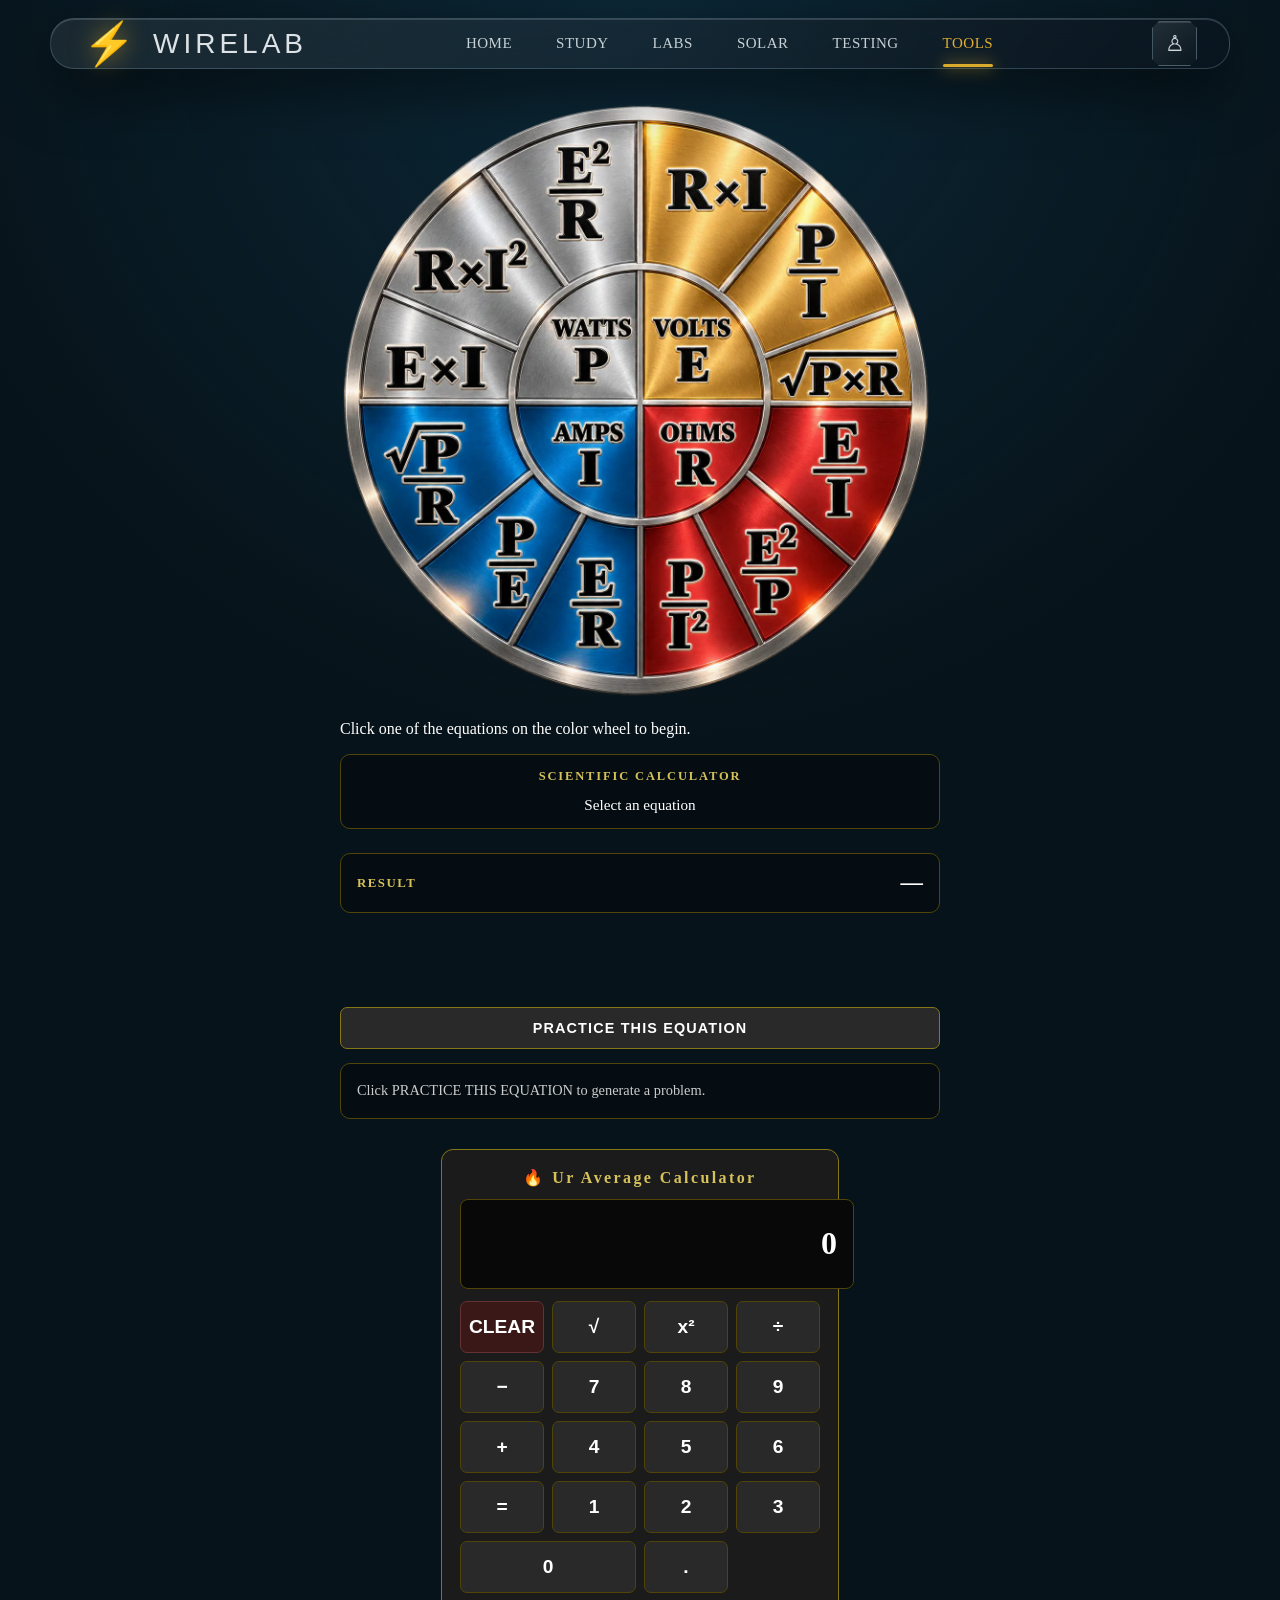
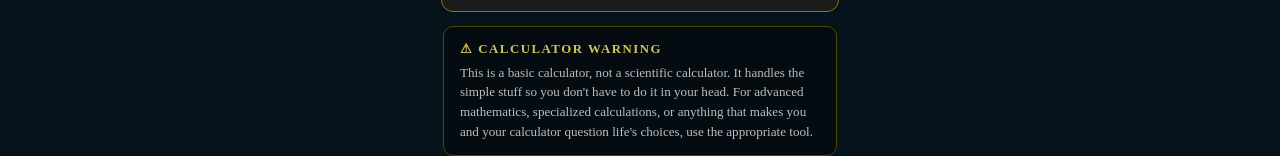
<file: tools/color-wheel/color-wheel.html>
<!DOCTYPE html>
<html lang="en">
<head>
    <meta charset="UTF-8">
    <meta name="viewport" content="width=device-width, initial-scale=1.0">

    <title>wire-lab — Virtual Electrical Training</title>

    <link rel="stylesheet" href="../../nav.css">
    <link rel="stylesheet" href="color-wheel.css">
</head>

<body>

<header class="site-header">
    <div class="header-glass">
        <div class="brand">
            <div class="brand-icon"> ⚡ </div>
            <div> <h1>WIRELAB</h1> </div>
        </div>

        <nav class="site-navigation">
        <a href="../../index.html" class="nav-button">HOME</a>
        <a href="../../study/study.html" class="nav-button">STUDY</a>
        <a href="../../labs/labs.html" class="nav-button">LABS</a>
        <a href="../../solar/solar.html" class="nav-button">SOLAR</a>
        <a href="../../testing/testing.html" class="nav-button">TESTING</a>
        <a href="../../tools/tools.html" class="nav-button active">TOOLS</a>
        </nav>

        		<div class="header-icons">
            <a
            href="../../accounts/accounts.html"
            class="profile-square"
            id="navbar-profile">
            ♙
            </a>
        </div>
        
    </div>
</header>


<main class="color-wheel-content page-width">

    <!-- =================================================
         COLOR WHEEL
    ================================================== -->

    <img
        src="../../z-images/color-wheel.webp"
        class="color-wheel"
        alt="Ohm's Law and Power Color Wheel"
    >


    <!-- =================================================
         INTERACTIVE HOTSPOTS
    ================================================== -->

    <svg
        class="wheel-hotspots"
        viewBox="0 0 1254 1254"
        preserveAspectRatio="xMidYMid meet"
        aria-label="Interactive electrical equations"
    >

        <!-- POWER -->

        <polygon
            class="wheel-hotspot"
            data-equation="E × I"
            points="44,622 96,372 398,512 380,620"
        />

        <polygon
            class="wheel-hotspot"
            data-equation="R × I²"
            points="93,374 310,126 489,400 400,512"
        />

        <polygon
            class="wheel-hotspot"
            data-equation="E² / R"
            points="308,130 627,31 625,353 489,396"
        />


        <!-- VOLTAGE -->

        <polygon
            class="wheel-hotspot"
            data-equation="R × I"
            points="625,30 953,140 766,397 628,354"
        />

        <polygon
            class="wheel-hotspot"
            data-equation="P / I"
            points="957,142 1147,385 853,513 768,397"
        />

        <polygon
            class="wheel-hotspot"
            data-equation="√(P × R)"
            points="854,514 1146,382 1192,622 872,620"
        />


        <!-- RESISTANCE -->

        <polygon
            class="wheel-hotspot"
            data-equation="E / I"
            points="871,622 1192,622 1068,961 834,749"
        />

        <polygon
            class="wheel-hotspot"
            data-equation="E² / P"
            points="834,751 1069,960 885,1128 734,838"
        />

        <polygon
            class="wheel-hotspot"
            data-equation="P / I²"
            points="628,863 626,1204 892,1145 732,840"
        />


        <!-- CURRENT -->

        <polygon
            class="wheel-hotspot"
            data-equation="E / R"
            points="626,863 628,1210 362,1127 522,840"
        />

        <polygon
            class="wheel-hotspot"
            data-equation="P / E"
            points="520,841 356,1131 161,959 418,748"
        />

        <polygon
            class="wheel-hotspot"
            data-equation="√(P / R)"
            points="418,745 164,960 42,621 380,620"
        />

    </svg>


    <!-- =================================================
         CALCULATOR
    ================================================== -->

    <section class="calculator">

        <p id="equationDescription">
            Click one of the equations on the color wheel to begin.
        </p>


        <!-- =================================================
             SCIENTIFIC CALCULATOR KEYSTROKES
        ================================================== -->

        <div
            id="scientificKeystrokes"
            class="scientific-keystrokes"
            aria-live="polite"
        >

            <div class="scientific-keystrokes-title">
                SCIENTIFIC CALCULATOR
            </div>

            <div
                id="keystrokeDisplay"
                class="keystroke-display"
            >
                Select an equation
            </div>

        </div>


        <!-- =================================================
             EQUATION INPUTS
        ================================================== -->

        <div id="calculatorInputs"></div>


        <!-- =================================================
             RESULT
        ================================================== -->

        <div class="calculator-result">

            <span>RESULT</span>

            <strong id="resultValue">
                —
            </strong>

        </div>


        <!-- =================================================
             FIELD INFORMATION
        ================================================== -->

        <div class="field-information">

            <p id="fieldUse"></p>

            <p id="fieldExample"></p>

            <p id="fieldUseExample"></p>

        </div>


        <!-- =================================================
             PRACTICE
        ================================================== -->

        <button
            id="practiceButton"
            type="button"
        >
            PRACTICE THIS EQUATION
        </button>


        <div id="practiceBox">
            Click PRACTICE THIS EQUATION to generate a problem.
        </div>


        <!-- =================================================
             BASIC CALCULATOR
        ================================================== -->

        <div class="basic-calculator">

            <div class="basic-calculator-title">
                🔥 Ur Average Calculator
            </div>


            <div
                id="basicDisplay"
                class="basic-display"
            >
                0
            </div>


            <div class="basic-calculator-buttons">

                <button
    type="button"
    data-calc="clear"
    class="calc-clear"
>
    CLEAR
</button>

<button
    type="button"
    data-calc="sqrt"
>
    √
</button>

<button
    type="button"
    data-calc="square"
>
    x²
</button>

<button
    type="button"
    data-calc="operator"
    data-value="/"
>
    ÷
</button>

                <button
                    type="button"
                    data-calc="operator"
                    data-value="-"
                >
                    −
                </button>


                <button
                    type="button"
                    data-calc="number"
                    data-value="7"
                >
                    7
                </button>

                <button
                    type="button"
                    data-calc="number"
                    data-value="8"
                >
                    8
                </button>

                <button
                    type="button"
                    data-calc="number"
                    data-value="9"
                >
                    9
                </button>

                <button
                    type="button"
                    data-calc="operator"
                    data-value="+"
                >
                    +
                </button>


                <button
                    type="button"
                    data-calc="number"
                    data-value="4"
                >
                    4
                </button>

                <button
                    type="button"
                    data-calc="number"
                    data-value="5"
                >
                    5
                </button>

                <button
                    type="button"
                    data-calc="number"
                    data-value="6"
                >
                    6
                </button>

                <button
                    type="button"
                    data-calc="equals"
                >
                    =
                </button>


                <button
                    type="button"
                    data-calc="number"
                    data-value="1"
                >
                    1
                </button>

                <button
                    type="button"
                    data-calc="number"
                    data-value="2"
                >
                    2
                </button>

                <button
                    type="button"
                    data-calc="number"
                    data-value="3"
                >
                    3
                </button>

                <button
                    type="button"
                    data-calc="number"
                    data-value="0"
                    class="calc-zero"
                >
                    0
                </button>


                <button
                    type="button"
                    data-calc="number"
                    data-value="."
                >
                    .
                </button>

            </div>

        </div>


        <!-- =================================================
             BASIC CALCULATOR WARNING
        ================================================== -->

        <div class="basic-calculator-warning">

            <div class="warning-label">
                ⚠ CALCULATOR WARNING
            </div>

            <p>
                This is a basic calculator, not a scientific calculator.
                It handles the simple stuff so you don't have to do it
                in your head. For advanced mathematics, specialized
                calculations, or anything that makes you and your calculator
                question life's choices, use the appropriate tool.
            </p>

        </div>

    </section>

</main>

<script src="../../nav.js"></script>
<script src="color-wheel.js"></script>

</body>
</html>
</file>
<file: nav.css>
/* =====================================================
   WIRELAB FUTURE GLASS NAVBAR
===================================================== */
html {
    background:#07131a;
    overflow-y:scroll;
}

/* =====================================================
   GLOBAL PAGE WIDTH
===================================================== */
.page-width {
    width: 100%;
    max-width: 1600px;
    margin-left: auto;
    margin-right: auto;
    box-sizing: border-box;
}

body {
    margin:0;
    padding-top:104px;
    background:
    radial-gradient(
        circle at top,
        rgba(20,80,110,.35),
        transparent 40%
    ),
    #07131a;
    color:white;
}

@media (max-width:800px) {
    body {
        padding-top:76px;
        padding-bottom:70px;
    }
}

@media (max-width:500px) {
    body {
        padding-top:62px;
    }
}

/* =====================================================
   FIXED NAVBAR CONTENT OFFSET
===================================================== */
main,
section:first-of-type {
    scroll-margin-top: 60px;
}

.site-header h1 {
    font-family: Impact, Haettenschweiler, "Arial Narrow", sans-serif;
}

.site-header {
    width:100%;
    padding:
    18px clamp(20px, 4vw, 50px);
    position:fixed;
    top:0;
    left:0;
    right:0;
    z-index:9999;
    box-sizing:border-box;
}

.header-glass {
    width:100%;
    max-width:1600px;
    margin:auto;
    min-height: 48px;
    display:flex;
    align-items:center;
    justify-content:space-between;
    padding:
    0 clamp(16px, 3vw, 32px);
    box-sizing:border-box;
    border-radius:24px;
    background:
    linear-gradient(
        135deg,
        rgba(255,255,255,.08),
        rgba(10,20,30,.75)
    );
    border:1px solid rgba(160,190,210,.25);
    backdrop-filter:blur(18px);
    -webkit-backdrop-filter:blur(18px);
    box-shadow:
    inset 0 1px 0 rgba(255,255,255,.15),
    0 20px 60px rgba(0,0,0,.55);
}

/* BRAND */
.brand {
display:flex;
align-items:center;
gap:18px;
}

.brand-icon {
font-size:42px;
color:#d9aa2b;
filter:
drop-shadow(
0 0 12px rgba(218,170,43,.6)
);
}

.brand h1 {
margin:0;
font-size:28px;
font-weight:500;
letter-spacing:4px;
color:#dce2e5;
}

/* NAVIGATION */
.site-navigation {
display:flex;
gap:12px;
align-items:center;
}

.nav-button {
position:relative;
padding:
15px 16px;
color:#c6d0d5;
text-decoration:none;
font-size:15px;
letter-spacing:.5px;
transition:.3s;
}

.nav-button:hover {
color:white;
}

/* GOLD ACTIVE */
.nav-button.active {
color:#e0ae32;
}

.nav-button.active::after {
content:"";
position:absolute;
bottom:0;
left:20%;
right:20%;
height:3px;
background:#d9aa2b;
box-shadow:
0 0 15px #d9aa2b;
border-radius:10px;
}

/* ICONS */
.header-icons {
display:flex;
gap:25px;
font-size:28px;
color:#d0d7db;
}

.header-icons span {
cursor:pointer;
transition:.3s;
}

.header-icons span:hover {
color:#d9aa2b;
}

/* =====================================================
   PROFILE SQUARE
===================================================== */
.profile-square {
    width:45px;
    height:45px;
    display:flex;
    align-items:center;
    justify-content:center;
    box-sizing:border-box;
    color:#d0d7db;
    text-decoration:none;
    font-size:22px;
    background:
    linear-gradient(
        145deg,
        rgba(255,255,255,.10),
        rgba(10,25,32,.75)
    );

    border:1px solid rgba(160,190,210,.35);
    clip-path:
    polygon(
        7px 0,
        calc(100% - 7px) 0,
        100% 7px,
        100% calc(100% - 7px),
        calc(100% - 7px) 100%,
        7px 100%,
        0 calc(100% - 7px),
        0 7px
    );

    box-shadow:
    inset 0 1px 0 rgba(255,255,255,.12),
    0 0 15px rgba(50,180,210,.10);
}

.profile-square:hover {
    color:#d9aa2b;
    border-color:rgba(217,170,43,.55);
    box-shadow:
    inset 0 1px 0 rgba(255,255,255,.15),
    0 0 18px rgba(217,170,43,.18);
}

/* =====================================================
   RESPONSIVE NAVIGATION
===================================================== */
@media(max-width:1100px){
    .header-glass {
        padding:0 18px;
    }
    .brand {
        gap:12px;
        flex:0 0 auto;
    }
    .brand-icon {
        font-size:34px;
    }
    .brand h1 {
        font-size:22px;
        letter-spacing:3px;
    }
    .site-navigation {
        flex:1 1 auto;
        min-width:0;
        justify-content:space-evenly;
        gap:0;
    }
    .nav-button {
        flex:1 1 0;
        min-width:0;
        padding:28px 4px;
        text-align:center;
        font-size:13px;
        white-space:nowrap;
    }
    .header-icons {
        flex:0 0 auto;
        gap:12px;
        font-size:24px;
    }
}

@media(max-width:800px){
    .site-header {
        padding:6px;
    }
    .header-glass {
        min-height:50px;
        padding:0 10px;
        gap:8px;
        flex-wrap:nowrap;
    }
    .brand {
        flex:0 0 auto;
        gap:8px;
    }
    .brand-icon {
        font-size:28px;
    }
    .brand h1 {
        font-size:20px;
        letter-spacing:2px;
        white-space:nowrap;
    }
    .site-navigation {
        flex:1 1 auto;
        min-width:0;
        display:flex;
        justify-content:space-evenly;
        gap:0;
        overflow:hidden;
    }
    .nav-button {
        flex:1 1 0;
        min-width:0;
        padding:22px 2px;
        text-align:center;
        font-size:11px;
        letter-spacing:0;
        white-space:nowrap;
    }
    .header-icons {
        position:static;
        flex:0 0 auto;
        gap:8px;
        font-size:22px;
    }
    .profile-square {
        width:34px;
        height:34px;
        font-size:19px;
    }
}

@media(max-width:500px){
    .site-header {
        padding:5px;
    }
    .header-glass {
        min-height:52px;
        padding:0 7px;
        gap:5px;
    }
    .brand {
        gap:2px;
    }
    .brand-icon {
        font-size:18px;
    }
    .brand h1 {
        font-size:14px;
        letter-spacing:1px;
    }
    .site-navigation {
        flex:1 1 auto;
        justify-content:space-evenly;
        gap:0;
    }
    .nav-button {
        flex:1 1 0;
        padding:18px 1px;
        font-size:10px;
        text-align:center;
    }
    .header-icons {
        gap:5px;
        font-size:19px;
    }
    .profile-square {
        width:30px;
        height:30px;
        font-size:17px;
    }
}

/* =====================================================
   NAVBAR PROFILE PNG
===================================================== */
.profile-square img {
    width: 100%;
    height: 100%;
    object-fit: contain;
    display: block;
}

/* =========================================================
   DISABLE NAVBAR LOAD ANIMATION
========================================================= */
.site-header,
.site-navigation,
.site-header *,
.site-navigation * {
    animation: none !important;
    transition: none !important;
}
</file>
<file: accounts/accounts.css>
/* =========================================================
WIRELAB ACCOUNTS
ACCOUNTS PAGE CSS ONLY
========================================================= */

/* =========================================================
PAGE BACKGROUND
========================================================= */

html {
background: #07131a;
}

body {

margin: 0;

background:
    radial-gradient(
        circle at 50% 0%,
        rgba(20, 100, 130, .28),
        transparent 45%
    ),
    #07131a;

color: white;

}



/* =========================================================
ACCOUNT HERO
========================================================= */

.account-hero {

display: flex;

align-items: center;

gap: 22px;

padding: 28px;

margin-bottom: 22px;

background:
    linear-gradient(
        135deg,
        rgba(15, 80, 100, .32),
        rgba(5, 20, 28, .72)
    );

border: 1px solid rgba(80, 210, 235, .28);

border-radius: 20px;

box-shadow:
    0 15px 40px rgba(0, 0, 0, .35),
    inset 0 1px 0 rgba(255, 255, 255, .06);

backdrop-filter: blur(14px);

}

.account-icon {

width: 72px;

height: 72px;

flex-shrink: 0;

display: flex;

align-items: center;

justify-content: center;

border-radius: 50%;

background:
    radial-gradient(
        circle,
        rgba(70, 200, 225, .22),
        rgba(10, 35, 45, .7)
    );

border: 1px solid rgba(90, 220, 240, .4);

color: #8be8f7;

font-size: 36px;

box-shadow:
    0 0 25px rgba(60, 200, 230, .12);

}

.account-label {

display: block;

margin-bottom: 6px;

color: #79d9e9;

font-size: 12px;

font-weight: 700;

letter-spacing: 2px;

}

.account-hero h2 {

margin: 0 0 8px;

font-size: clamp(25px, 4vw, 38px);

font-weight: 700;

}

.account-hero p {

margin: 0;

max-width: 650px;

color: rgba(255, 255, 255, .68);

line-height: 1.6;

}

/* =========================================================
ACCOUNT CARDS
========================================================= */

.account-card {

margin-bottom: 22px;

padding: 26px;

background:
    linear-gradient(
        145deg,
        rgba(18, 48, 60, .58),
        rgba(5, 17, 24, .78)
    );

border: 1px solid rgba(70, 190, 220, .22);

border-radius: 18px;

box-shadow:
    0 12px 35px rgba(0, 0, 0, .28),
    inset 0 1px 0 rgba(255, 255, 255, .04);

backdrop-filter: blur(12px);

}

/* =========================================================
CARD HEADING
========================================================= */

.card-heading {

display: flex;

align-items: center;

gap: 14px;

margin-bottom: 24px;

}

.card-icon {

width: 42px;

height: 42px;

display: flex;

align-items: center;

justify-content: center;

flex-shrink: 0;

border-radius: 12px;

background: rgba(50, 190, 220, .09);

border: 1px solid rgba(80, 210, 235, .22);

color: #7ce2f2;

font-size: 20px;

}

.card-heading h3 {

margin: 0 0 4px;

font-size: 15px;

letter-spacing: 1.5px;

}

.card-heading p {

margin: 0;

color: rgba(255, 255, 255, .48);

font-size: 13px;

}

/* =========================================================
PROFILE
========================================================= */

.profile-content {

display: flex;

align-items: center;

gap: 16px;

padding: 18px;

margin-bottom: 18px;

background: rgba(0, 0, 0, .16);

border: 1px solid rgba(255, 255, 255, .06);

border-radius: 14px;

}

.profile-avatar {

width: 58px;

height: 58px;

display: flex;

align-items: center;

justify-content: center;

flex-shrink: 0;

border-radius: 50%;

background: rgba(65, 200, 225, .1);

border: 1px solid rgba(85, 215, 235, .28);

color: #8be8f7;

font-size: 28px;

}

.profile-info {

display: flex;

flex-direction: column;

gap: 6px;

}

.profile-name {

font-size: 17px;

font-weight: 600;

}

.profile-status {

color: #73d8a1;

font-size: 10px;

font-weight: 700;

letter-spacing: 1.5px;

}

/* =========================================================
ACCOUNT BUTTON
========================================================= */

.account-button {

width: 100%;

padding: 13px 18px;

border: 1px solid rgba(90, 210, 230, .28);

border-radius: 10px;

background: rgba(50, 180, 210, .08);

color: #8be8f7;

font-size: 12px;

font-weight: 700;

letter-spacing: 1.2px;

cursor: pointer;

transition:
    background .2s ease,
    border-color .2s ease,
    transform .2s ease;

}

.account-button {

background: rgba(50, 190, 220, .16);

border-color: rgba(100, 225, 240, .5);

}

.account-button {

transform: scale(.99);

}

/* =========================================================
PROGRESS GRID
========================================================= */

.progress-grid {

display: grid;

grid-template-columns:
    repeat(2, minmax(0, 1fr));

gap: 14px;

}

.progress-item {

padding: 17px;

background: rgba(0, 0, 0, .16);

border: 1px solid rgba(255, 255, 255, .06);

border-radius: 13px;

}

.progress-item-top {

display: flex;

align-items: center;

justify-content: space-between;

gap: 12px;

margin-bottom: 12px;

}

.progress-item-top span {

color: rgba(255, 255, 255, .7);

font-size: 11px;

font-weight: 700;

letter-spacing: 1.3px;

}

.progress-item-top strong {

color: #8be8f7;

font-size: 12px;

}

/* =========================================================
PROGRESS BAR
========================================================= */

.progress-bar {

width: 100%;

height: 6px;

overflow: hidden;

background: rgba(255, 255, 255, .07);

border-radius: 20px;

}

.progress-fill {

width: 0%;

height: 100%;

border-radius: inherit;

background:
    linear-gradient(
        90deg,
        #268da5,
        #75e1f1
    );

box-shadow:
    0 0 12px rgba(80, 215, 235, .25);

transition: width .4s ease;

}

/* =========================================================
SETTINGS
========================================================= */

.settings-list {

display: flex;

flex-direction: column;

gap: 9px;

}

.settings-button {

width: 100%;

display: flex;

align-items: center;

gap: 14px;

padding: 15px 16px;

border: 1px solid rgba(255, 255, 255, .06);

border-radius: 13px;

background: rgba(0, 0, 0, .14);

color: white;

text-align: left;

cursor: pointer;

transition:
    background .2s ease,
    border-color .2s ease,
    transform .2s ease;

}

.settings-button {

background: rgba(50, 180, 210, .08);

border-color: rgba(80, 210, 235, .2);

}

.settings-button {

transform: scale(.995);

}

.settings-symbol {

width: 34px;

height: 34px;

display: flex;

align-items: center;

justify-content: center;

flex-shrink: 0;

border-radius: 9px;

background: rgba(60, 190, 220, .08);

color: #7ddfed;

font-size: 17px;

}

.settings-text {

display: flex;

flex-direction: column;

gap: 4px;

flex: 1;

}

.settings-text strong {

font-size: 13px;

}

.settings-text small {

color: rgba(255, 255, 255, .43);

font-size: 11px;

}

.settings-arrow {

color: rgba(255, 255, 255, .35);

font-size: 22px;

}

/* =========================================================
RESET BUTTON
========================================================= */

.danger-button .settings-symbol {

color: #e4b56b;

}

.danger-button {

border-color: rgba(225, 170, 90, .28);

}

/* =========================================================
TABLET
========================================================= */

@media (max-width: 700px) {

.accounts-content {
    margin: 40px auto 80px;
}


.account-hero {

    padding: 22px;

}


.account-card {

    padding: 20px;

}

}

/* =========================================================
MOBILE
========================================================= */

@media (max-width: 520px) {




.account-hero {

    align-items: flex-start;

    gap: 15px;

    padding: 18px;

    border-radius: 16px;

}


.account-icon {

    width: 52px;

    height: 52px;

    font-size: 26px;

}


.account-hero h2 {

    font-size: 24px;

}


.account-hero p {

    font-size: 13px;

}


.account-card {

    padding: 17px;

    border-radius: 15px;

}


.progress-grid {

    grid-template-columns: 1fr;

}


.profile-content {

    padding: 14px;

}

}
















/* =========================================================
   EDIT PROFILE MODAL
========================================================= */

.profile-modal {

    position: fixed;

    inset: 0;

    z-index: 1000;

    display: none;

    align-items: center;

    justify-content: center;

    padding: 20px;

    background:
        rgba(0, 8, 12, .72);

    backdrop-filter: blur(10px);

    -webkit-backdrop-filter: blur(10px);

}


.profile-modal.active {

    display: flex;

}


.profile-modal-content {

    width: min(500px, 100%);

    padding: 26px;

    background:
        linear-gradient(
            145deg,
            rgba(18, 55, 68, .94),
            rgba(5, 18, 25, .97)
        );

    border: 1px solid rgba(80, 210, 235, .3);

    border-radius: 18px;

    box-shadow:
        0 25px 70px rgba(0, 0, 0, .55),
        inset 0 1px 0 rgba(255, 255, 255, .07);

}


.profile-modal-header {

    display: flex;

    align-items: center;

    justify-content: space-between;

    margin-bottom: 24px;

}


.profile-modal-header h3 {

    margin: 0;

    color: #8be8f7;

    font-size: 16px;

    letter-spacing: 1.5px;

}


.profile-modal-close {

    width: 34px;

    height: 34px;

    border: 1px solid rgba(255, 255, 255, .1);

    border-radius: 9px;

    background: rgba(255, 255, 255, .05);

    color: rgba(255, 255, 255, .65);

    font-size: 20px;

    cursor: pointer;

}


.profile-modal-close:hover {

    color: #8be8f7;

    border-color: rgba(90, 210, 230, .4);

}


/* =====================================================
   PROFILE PREVIEW
===================================================== */

.profile-preview {

    display: flex;

    align-items: center;

    gap: 15px;

    margin-bottom: 24px;

    padding: 16px;

    background: rgba(0, 0, 0, .16);

    border: 1px solid rgba(255, 255, 255, .06);

    border-radius: 13px;

}


.profile-preview-avatar {

    width: 58px;

    height: 58px;

    display: flex;

    align-items: center;

    justify-content: center;

    flex-shrink: 0;

    border-radius: 50%;

    background: rgba(65, 200, 225, .1);

    border: 1px solid rgba(85, 215, 235, .28);

    color: #8be8f7;

    font-size: 28px;

}


.profile-preview-info {

    display: flex;

    flex-direction: column;

    gap: 5px;

}


.profile-preview-name {

    font-size: 16px;

    font-weight: 600;

}


.profile-preview-label {

    color: rgba(255, 255, 255, .4);

    font-size: 10px;

    letter-spacing: 1px;

}


/* =====================================================
   PROFILE FORM
===================================================== */

.profile-form-group {

    margin-bottom: 20px;

}


.profile-form-group label {

    display: block;

    margin-bottom: 8px;

    color: rgba(255, 255, 255, .65);

    font-size: 11px;

    font-weight: 700;

    letter-spacing: 1.2px;

}


.profile-name-input {

    width: 100%;

    box-sizing: border-box;

    padding: 13px 14px;

    border: 1px solid rgba(90, 210, 230, .22);

    border-radius: 10px;

    outline: none;

    background: rgba(0, 0, 0, .18);

    color: white;

    font-size: 14px;

}


.profile-name-input:focus {

    border-color: rgba(100, 225, 240, .55);

    box-shadow:
        0 0 15px rgba(60, 200, 230, .08);

}


/* =====================================================
   ICON OPTIONS
===================================================== */

.profile-icon-options {

    display: flex;

    flex-wrap: wrap;

    gap: 9px;

}


.profile-icon-option {

    width: 42px;

    height: 42px;

    display: flex;

    align-items: center;

    justify-content: center;

    border: 1px solid rgba(255, 255, 255, .1);

    border-radius: 10px;

    background: rgba(255, 255, 255, .04);

    color: #8be8f7;

    font-size: 21px;

    cursor: pointer;

}



.profile-avatar img,
.profile-preview-avatar img {
    width: 58px;
    height: 58px;
    object-fit: cover;
    display: block;
    border-radius: 50%;
}


/* =====================================================
   PROFILE PREVIEW PNG
===================================================== */

.profile-preview-avatar img {

    width: 58px;

    height: 58px;

    max-width: 100%;

    max-height: 100%;

    object-fit: contain;

    display: block;

}


.profile-icon-option:hover {

    border-color: rgba(90, 210, 230, .45);

    background: rgba(50, 190, 220, .1);

}


.profile-icon-option.selected {

    border-color: #8be8f7;

    background: rgba(50, 190, 220, .16);

    box-shadow:
        0 0 14px rgba(80, 215, 235, .15);

}


/* =====================================================
   MODAL ACTIONS
===================================================== */

.profile-modal-actions {

    display: flex;

    gap: 10px;

    margin-top: 26px;

}


.profile-modal-actions button {

    flex: 1;

    padding: 13px;

    border-radius: 10px;

    font-size: 11px;

    font-weight: 700;

    letter-spacing: 1px;

    cursor: pointer;

}


.profile-cancel {

    border: 1px solid rgba(255, 255, 255, .1);

    background: rgba(255, 255, 255, .04);

    color: rgba(255, 255, 255, .6);

}


.profile-save {

    border: 1px solid rgba(90, 210, 230, .35);

    background: rgba(50, 190, 220, .14);

    color: #8be8f7;

}


.profile-save:hover {

    background: rgba(50, 190, 220, .22);

}


@media (max-width: 520px) {

    .profile-modal {

        padding: 12px;

    }

    .profile-modal-content {

        padding: 20px;

    }

}


/* =====================================================
   PROFILE PNG AVATARS
===================================================== */

.profile-icon-option img {

    width: 28px;

    height: 28px;

    object-fit: contain;

    display: block;

}



/* NAVBAR PROFILE PNG */

.profile-square img {
    width: 100%;
    height: 100%;
    object-fit: contain;
    display: block;
}
</file>
<file: study/study.css>
html {
    overflow-y: scroll;
}


/* =========================================================
   STUDY CONTENT
========================================================= */
.study-content {
    width: min(1200px, calc(100% - 40px));
    margin: 0 auto;
    padding: 0px 0 60px;
    box-sizing: border-box;
}


/* =========================================================
   MAIN GLASS PANELS
========================================================= */

.course-overview,
.study-section,
.study-next {

    background:
        linear-gradient(
            135deg,
            rgba(92, 219, 239, 0.10),
            rgba(255, 255, 255, 0.035)
        );

    border: 1px solid rgba(91, 213, 235, 0.22);

    border-radius: 18px;

    box-shadow:
        0 18px 45px rgba(0, 0, 0, 0.32),
        inset 0 1px 0 rgba(255, 255, 255, 0.10),
        inset 0 -1px 0 rgba(70, 190, 215, 0.06);

    backdrop-filter: blur(18px);
    -webkit-backdrop-filter: blur(18px);
}


/* =========================================================
   STUDY INTRO
========================================================= */
.study-intro {

    width: 100%;

    box-sizing: border-box;

    margin: 0 0 22px;

    padding: 0;

    text-align: center;

    overflow: hidden;
}


/* =========================================================
   STUDY INTRO IMAGE
========================================================= */

.study-intro-image {
    display: block;

    width: 100%;
    max-width: none;

    height: auto;

    margin: 0 0 4px;

    border-radius: 14px;

    box-shadow:
        0 12px 30px rgba(0, 0, 0, 0.30),
        0 0 25px rgba(47, 193, 219, 0.08);
}


/* =========================================================
   STUDY INTRO TEXT
========================================================= */

.study-intro-text {

    width: 100%;
    max-width: 850px;

    margin: 0 auto;
}


.study-intro-label {

    display: block;

    margin: 0;

    color: #67d8e9;

    font-size: 11px;
    font-weight: 700;

    line-height: 1.2;

    letter-spacing: 2.5px;

    text-shadow:
        0 0 12px rgba(77, 214, 235, 0.25);
}


.study-intro-title {
    display: block;

    margin: 4px 0 0;

    color:#d9aa2b;

    font-size: clamp(32px, 4vw, 52px);

    font-weight: 700;

    line-height: 1.05;

    text-shadow:
        0 3px 20px rgba(0, 0, 0, 0.30);
}


.study-intro-description {

    display: block;

    max-width: 760px;

    margin: 14px auto 0;

    color: rgba(225, 246, 250, 0.72);

    font-size: 15px;

    line-height: 1.65;
}


/* =========================================================
   COURSE OVERVIEW
========================================================= */

.course-overview {

    display: flex;

    align-items: center;
    justify-content: space-between;

    gap: 30px;

    width: 100%;

    box-sizing: border-box;

    padding: 25px;

    margin: 0 0 22px;
}


.course-overview-text {

    flex: 1;

    min-width: 0;
}


.course-overview-label {

    display: block;

    color: #67d8e9;

    font-size: 10px;

    font-weight: 700;

    letter-spacing: 2px;
}


.course-overview-title {

    display: block;

    margin: 7px 0 0;

    color: #f4fbfc;

    font-size: 25px;

    font-weight: 700;

    line-height: 1.2;
}


.course-overview-description {

    display: block;

    margin: 8px 0 0;

    color: rgba(216, 239, 244, 0.62);

    font-size: 14px;

    line-height: 1.5;
}


/* =========================================================
   COURSE PROGRESS
========================================================= */

.course-progress {

    width: 280px;

    flex: 0 0 280px;

    padding: 17px;

    box-sizing: border-box;

    border: 1px solid rgba(92, 211, 233, 0.20);

    border-radius: 12px;

    background:
        rgba(2, 19, 26, 0.38);

    box-shadow:
        inset 0 1px 0 rgba(255, 255, 255, 0.06);
}


.course-progress-heading {

    display: flex;

    align-items: center;
    justify-content: space-between;

    color: rgba(216, 239, 244, 0.58);

    font-size: 10px;

    font-weight: 700;

    letter-spacing: 1.5px;
}


.course-progress-heading strong {

    color: #67d8e9;

    font-size: 16px;

    letter-spacing: 0;

    text-shadow:
        0 0 10px rgba(75, 211, 233, 0.30);
}


.course-progress-track {

    width: 100%;

    height: 6px;

    margin: 12px 0 10px;

    overflow: hidden;

    border-radius: 10px;

    background:
        rgba(255, 255, 255, 0.08);
}


.course-progress-fill {

    width: 0;

    height: 100%;

    border-radius: inherit;

    background:
        linear-gradient(
            90deg,
            #249bb5,
            #67d8e9
        );

    box-shadow:
        0 0 12px rgba(70, 210, 235, 0.35);

    transition:
        width 0.35s ease;
}


.course-progress-count {

    color: rgba(216, 239, 244, 0.45);

    font-size: 11px;
}


/* =========================================================
   TABLE OF CONTENTS
========================================================= */

.study-toc {

    width: 100%;

    margin: 0;
    padding: 0;
}


/* =========================================================
   STUDY SECTION
========================================================= */

.study-section {

    width: 100%;

    box-sizing: border-box;

    margin: 0 0 22px;

    padding: 22px;
}


/* =========================================================
   SECTION HEADING
========================================================= */

.study-section-heading {

    display: flex;

    align-items: center;

    gap: 16px;

    margin: 0 0 18px;
}


.study-section-number {

    display: flex;

    align-items: center;
    justify-content: center;

    width: 48px;
    height: 48px;

    flex: 0 0 48px;

    box-sizing: border-box;

    border: 1px solid rgba(91, 213, 235, 0.30);

    border-radius: 12px;

    color: #67d8e9;

    font-size: 14px;

    font-weight: 700;

    background:
        rgba(55, 190, 215, 0.07);

    box-shadow:
        inset 0 1px 0 rgba(255, 255, 255, 0.07),
        0 0 18px rgba(43, 192, 220, 0.06);
}


.study-section-info {

    min-width: 0;
}


.study-section-title {

    margin: 0;

    color: #f0fafc;

    font-size: 21px;

    font-weight: 700;

    line-height: 1.25;
}


.study-section-description {

    margin: 5px 0 0;

    color: rgba(211, 237, 242, 0.55);

    font-size: 13px;

    line-height: 1.5;
}


/* =========================================================
   UNIT GRID
========================================================= */

.study-unit-grid {

    display: grid;

    grid-template-columns:
        repeat(4, minmax(0, 1fr));

    gap: 12px;

    width: 100%;

    margin: 0;
    padding: 0;
}


/* =========================================================
   UNIT CARD
========================================================= */

.study-unit {

    display: flex;

    flex-direction: column;

    min-height: 180px;

    box-sizing: border-box;

    padding: 17px;

    text-decoration: none;

    border: 1px solid rgba(101, 211, 231, 0.16);

    border-radius: 13px;

    background:
        linear-gradient(
            145deg,
            rgba(72, 197, 220, 0.075),
            rgba(255, 255, 255, 0.018)
        );

    box-shadow:
        inset 0 1px 0 rgba(255, 255, 255, 0.065),
        0 7px 20px rgba(0, 0, 0, 0.22);

    transition:
        transform 0.18s ease,
        border-color 0.18s ease,
        background 0.18s ease,
        box-shadow 0.18s ease;
}


/* =========================================================
   UNIT CARD HOVER
========================================================= */

.study-unit:hover {

    transform: translateY(-3px);

    border-color:
        rgba(94, 216, 237, 0.48);

    background:
        linear-gradient(
            145deg,
            rgba(68, 203, 229, 0.14),
            rgba(255, 255, 255, 0.025)
        );

    box-shadow:
        0 14px 28px rgba(0, 0, 0, 0.30),
        0 0 20px rgba(53, 202, 229, 0.08),
        inset 0 1px 0 rgba(255, 255, 255, 0.10);
}


/* =========================================================
   UNIT TEXT
========================================================= */

.study-unit-number {

    display: block;

    color: rgba(174, 231, 239, 0.58);

    font-size: 10px;

    font-weight: 700;

    letter-spacing: 1.5px;
}


.study-unit-title {

    display: block;

    margin: 8px 0 0;

    color: #edfafd;

    font-size: 17px;

    font-weight: 700;

    line-height: 1.25;
}


.study-unit-description {

    display: block;

    margin: 8px 0 0;

    color: rgba(208, 235, 240, 0.54);

    font-size: 12px;

    line-height: 1.5;
}


.study-unit-status {

    display: block;

    margin-top: auto;

    padding-top: 14px;

    color: rgba(92, 211, 233, 0.70);

    font-size: 10px;

    font-weight: 700;

    letter-spacing: 1.2px;
}


/* =========================================================
   UNIT STATES
========================================================= */

.study-unit.current {

    border-color:
        rgba(98, 220, 239, 0.65);

    background:
        linear-gradient(
            145deg,
            rgba(56, 197, 222, 0.16),
            rgba(255, 255, 255, 0.025)
        );

    box-shadow:
        0 0 24px rgba(57, 202, 229, 0.10),
        inset 0 1px 0 rgba(255, 255, 255, 0.10);
}


.study-unit.completed {

    border-color:
        rgba(106, 211, 177, 0.38);
}


.study-unit.completed .study-unit-status {

    color:
        rgba(120, 220, 188, 0.75);
}


/* =========================================================
   NEXT STEP
========================================================= */

.study-next {

    width: 100%;

    box-sizing: border-box;

    margin: 0;

    padding: 25px;

    text-align: center;
}


.study-next-label {

    color: #67d8e9;

    font-size: 10px;

    font-weight: 700;

    letter-spacing: 2px;
}


.study-next-title {

    margin: 7px 0 0;

    color: #eefbfd;

    font-size: 18px;

    font-weight: 700;
}


.study-next-description {

    margin: 6px 0 0;

    color: rgba(207, 234, 239, 0.45);

    font-size: 12px;
}


/* =========================================================
   TABLET
========================================================= */

@media (max-width: 950px) {

    .study-unit-grid {

        grid-template-columns:
            repeat(2, minmax(0, 1fr));
    }


    .course-overview {

        align-items: stretch;

        flex-direction: column;
    }


    .course-progress {

        width: 100%;

        flex-basis: auto;
    }

}


/* =========================================================
   MOBILE
========================================================= */

@media (max-width: 600px) {

    html,
    body {

        overflow-x: hidden;

        -webkit-overflow-scrolling: touch;
    }


    .study-content {

        width: calc(100% - 20px);

        padding:
            16px 0 40px;
    }


    /* ---------------------------------------------
       INTRO
    --------------------------------------------- */
    .study-intro {

        padding: 0;

        margin-bottom: 16px;

        border-radius: 16px;
}


    .study-intro-image {
    width: 100%;

    margin-bottom: 4px;

    border-radius: 4px;
}


    .study-intro-title {

        font-size: 31px;

        line-height: 1.08;
    }


    .study-intro-description {

        font-size: 13px;

        line-height: 1.55;
    }


    /* ---------------------------------------------
       COURSE OVERVIEW
    --------------------------------------------- */

    .course-overview {

        padding: 18px;

        margin-bottom: 16px;

        border-radius: 16px;
    }


    .course-overview-title {

        font-size: 21px;
    }


    .course-overview-description {

        font-size: 13px;
    }


    .course-progress {

        padding: 15px;

        border-radius: 11px;
    }


    /* ---------------------------------------------
       SECTION
    --------------------------------------------- */

    .study-section {

        padding: 17px;

        margin-bottom: 16px;

        border-radius: 16px;
    }


    .study-section-heading {

        gap: 11px;

        margin-bottom: 15px;

        align-items: flex-start;
    }


    .study-section-number {

        width: 40px;
        height: 40px;

        flex: 0 0 40px;

        border-radius: 10px;

        font-size: 12px;
    }


    .study-section-title {

        font-size: 17px;
    }


    .study-section-description {

        font-size: 12px;
    }


    /* ---------------------------------------------
       UNIT CARDS
    --------------------------------------------- */

    .study-unit-grid {

        grid-template-columns: 1fr;

        gap: 10px;
    }


    .study-unit {

        min-height: 150px;

        padding: 16px;

        border-radius: 12px;
    }


    .study-unit-title {

        font-size: 16px;
    }


    .study-unit-description {

        font-size: 12px;
    }


    /* ---------------------------------------------
       NEXT
    --------------------------------------------- */

    .study-next {

        padding: 22px 16px;

        border-radius: 16px;
    }

}


/* =========================================================
   MOBILE PERFORMANCE
   Keep the glass appearance without expensive blur
========================================================= */

@media (max-width: 768px) {

    .study-intro,
    .course-overview,
    .study-section,
    .study-unit,
    .study-next {

        backdrop-filter: none;

        -webkit-backdrop-filter: none;
    }


    .study-unit {

        transition:
            border-color 0.15s ease,
            background 0.15s ease;
    }


    .study-unit:hover {

        transform: none;
    }
}


/* =========================================================
   TOUCH DEVICES
========================================================= */

@media (hover: none) {

    .study-unit:hover {

        transform: none;
    }

}


/* =========================================================
   REDUCE MOTION
========================================================= */

@media (prefers-reduced-motion: reduce) {

    *,
    *::before,
    *::after {

        scroll-behavior: auto !important;

        transition-duration: 0.01ms !important;
    }

}


/* =========================================================
   COMPLETED UNIT CHECKMARK
========================================================= */

.study-unit {
    position: relative;
}

.study-unit-check {
    position: absolute;
    top: 10px;
    right: 10px;

    width: 24px;
    height: 24px;

    display: none;
    align-items: center;
    justify-content: center;

    border: 1px solid rgba(85, 217, 245, 0.45);
    border-radius: 50%;

    background: rgba(85, 217, 245, 0.12);

    color: #55d9f5;
    font-size: 15px;
    font-weight: 700;

    box-sizing: border-box;
}

/* Show checkmark when unit is completed */
.study-unit.completed .study-unit-check {
    display: flex;
}

/* =========================================================
   COMPLETED UNIT CHECKMARK
========================================================= */

.study-unit {
    position: relative;
}

.study-unit-check {
    position: absolute;
    top: 10px;
    right: 10px;

    width: 24px;
    height: 24px;

    display: flex;
    align-items: center;
    justify-content: center;

    box-sizing: border-box;

    border: 1px solid rgba(106, 211, 177, 0.45);
    border-radius: 50%;

    background: rgba(106, 211, 177, 0.10);
    color: #6ad3b1;

    font-size: 14px;
    font-weight: 700;

    opacity: 0;
    transform: scale(0.8);

    transition:
        opacity 0.2s ease,
        transform 0.2s ease;
}

.study-unit.completed .study-unit-check {
    opacity: 1;
    transform: scale(1);
}
</file>
<file: testing/testing.css>
/* =========================================================
   PAGE
========================================================= */
.testing-art2 {
    display: block;
    width: 100vw;
    max-width: none;
    height: auto;
    margin-left: calc(50% - 50vw);
    margin-right: calc(50% - 50vw);
    margin-bottom: 0;
}


/* =========================================================
   INTRO
========================================================= */
.testing-intro {
    text-align: center;
    margin: 0;
    padding: 0;
}

.testing-intro h2 {
    margin: 0 0 10px;
}

.testing-intro p {
    max-width: 700px;
    margin: 0 auto;
    color: #ffffff;
    line-height: 1.6;
}

/* =========================================================
   CARD GRID
========================================================= */
.testing-grid {
    display: grid;
    grid-template-columns:
        repeat(4, 1fr);
    gap: 18px;
    align-items: start;
    grid-auto-flow: dense;
}

/* =========================================================
   BASE CARD
========================================================= */
.testing-card {
    position: relative;
    padding: 22px;
    border:
        1px solid
        #6d6218;
    border-radius: 8px;
    background:
        linear-gradient(
            145deg,
            #202d39,
            #171f27
        );
    box-shadow:
        0 8px 20px
        rgba(0, 0, 0, 0.25);
}

/* =========================================================
   CARD SIZES
========================================================= */
.testing-card-main {
    grid-column: span 3;
    min-height: 520px;
}
.testing-card-small {
    grid-column: span 1;
    min-height: 230px;
}
.testing-card-medium {
    grid-column: span 2;
    min-height: 230px;
}

/* =========================================================
   CARD HEADER
========================================================= */
.testing-card-header h3,
.testing-card h3 {
    margin: 8px 0 10px;
    color: #ffffff;
    font-size: 1.35rem;
}

.testing-card-header p,
.testing-card > p {
    margin: 0;
    color: #c8c8c8;
    line-height: 1.5;
}

/* =========================================================
   CARD LABEL
========================================================= */
.card-label {
    display: inline-block;
    color: #d4af37;
    font-size: 0.72rem;
    font-weight: 700;
    letter-spacing: 0.12em;
}

/* =========================================================
   TEST AREA
========================================================= */
.test-area {
    margin-top: 25px;
    padding: 25px;
    border:
        1px solid
        #4e4e4e;
    border-radius: 6px;
    background: #11181f;
}

/* =========================================================
   START AREA
========================================================= */
.test-start {
    text-align: center;
    padding: 35px 15px;
}
.test-start h4 {
    margin: 0 0 10px;
    color: #ffffff;
    font-size: 1.25rem;
}
.test-start p {
    margin: 0 0 25px;
    color: #bdbdbd;
}

/* =========================================================
   QUESTION AREA
========================================================= */
.question-progress {
    display: flex;
    justify-content: space-between;
    gap: 15px;
    margin-bottom: 10px;
    color: #d4af37;
    font-size: 0.75rem;
    font-weight: 700;
    letter-spacing: 0.08em;
}

/* =========================================================
   PROGRESS BAR
========================================================= */
.progress-track {
    width: 100%;
    height: 6px;
    margin-bottom: 25px;
    overflow: hidden;
    border-radius: 10px;
    background: #303840;
}
.progress-bar {
    width: 0%;
    height: 100%;
    background: #d4af37;
    transition: width 0.25s ease;
}

/* =========================================================
   QUESTION
========================================================= */
.question-area h4 {
    margin: 0 0 25px;
    color: #ffffff;
    font-size: 1.2rem;
    line-height: 1.5;
}

/* =========================================================
   ANSWER CHOICES
========================================================= */
.answer-choices {
    display: grid;
    gap: 10px;
}
.answer-choice {
    width: 100%;
    padding: 13px 15px;
    border:
        1px solid
        #555;
    border-radius: 5px;
    background: #202a33;
    color: #ffffff;
    text-align: left;
    font: inherit;
    cursor: pointer;
    transition:
        background 0.15s ease,
        border-color 0.15s ease;
}
.answer-choice:hover {
    border-color: #847715;
    background: #2b333b;
}
.answer-choice.correct {
    border-color: #7f9b65;
    background: #30432b;
}
.answer-choice.incorrect {
    border-color: #9b6565;
    background: #432b2b;
}

/* =========================================================
   FEEDBACK
========================================================= */
.answer-feedback {
    min-height: 25px;
    margin-top: 18px;
    color: #ffffff;
    line-height: 1.5;
}
.answer-feedback strong {
    color: #d4af37;
}

/* =========================================================
   BUTTON
========================================================= */
.test-button {
    margin-top: 20px;
    padding: 11px 20px;
    border:
        1px solid
        #847715;
    border-radius: 5px;
    background: #504506;
    color: #ffffff;
    font: inherit;
    font-weight: 700;
    cursor: pointer;
}
.test-button:hover {
    background: #66590a;
}

/* =========================================================
   TEST COMPLETE
========================================================= */
.test-complete {
    text-align: center;
    padding: 35px 15px;
}
.test-complete h4 {
    margin: 0 0 15px;
    color: #d4af37;
}
.test-complete p {
    color: #ffffff;
    font-size: 1.1rem;
}

/* =========================================================
   PROGRESS INFORMATION
========================================================= */
.testing-progress {
    display: grid;
    grid-template-columns:
        repeat(3, 1fr);
    gap: 10px;
    margin-top: 20px;
}
.testing-progress > div {
    padding: 14px;
    border:
        1px solid
        #454545;
    border-radius: 5px;
    background: #171f27;
    text-align: center;
}
.testing-progress span {
    display: block;
    margin-bottom: 5px;
    color: #9d9d9d;
    font-size: 0.68rem;
    font-weight: 700;
    letter-spacing: 0.08em;
}
.testing-progress strong {
    color: #d4af37;
    font-size: 1.2rem;
}

/* =========================================================
   RESET BUTTON
========================================================= */
.reset-button {
    display: block;
    margin: 18px auto 0;
    padding: 7px 12px;
    border: 1px solid #555;
    border-radius: 4px;
    background: transparent;
    color: #999;
    font-size: 0.72rem;
    cursor: pointer;
}
.reset-button:hover {
    border-color: #847715;
    color: #d4af37;
}

/* =========================================================
   MOBILE
========================================================= */
@media (max-width: 800px) {
    .testing-grid {
        grid-template-columns:
            1fr;
    }
    .testing-card-main,
    .testing-card-small,
    .testing-card-medium {
        grid-column: span 1;
    }
    .testing-card-main {
        min-height: auto;

    }
}


@media (max-width: 500px) {
    .testing-page {
        width: 94%;
        padding-top: 0;
    }
    .test-area {
        padding: 18px;
    }
    .testing-progress {
        grid-template-columns: 1fr;
    }

}
</file>
<file: tools/tools.css>
.tools-art {
    display: block;
    width: 100vw;
    max-width: none;
    height: auto;
    margin-top: 0px;
    margin-left: calc(50% - 50vw);
    margin-right: calc(50% - 50vw);
    margin-bottom: 0px;
}
 
 /* =========================================================
   TOOLS PAGE
========================================================= */
main {
    width: 100%;
    max-width: 1200px;
    margin: 0 auto;
    padding: 0 20px;
    box-sizing: border-box;
}
main h2 {
    
    text-align: center;
    font-family: 'Times New Roman', Times, serif;
   
    font-size: 2.2rem;
    letter-spacing: 0.15em;
}

/* =========================================================
   TOOLS GRID
========================================================= */
.tools-grid {
    display: grid;
    grid-template-columns: repeat(2, 1fr);
    gap: 20px;
    width: 100%;
}

/* =========================================================
   TOOL CARDS
========================================================= */
.tool-card {
    position: relative;
    min-height: 220px;
    display: flex;
    align-items: center;
    justify-content: center;
    text-align: center;
    text-decoration: none;
    border: 2px solid #105476;
    transition:
        background 0.2s ease,
        transform 0.2s ease;
}

/* =========================================================
   CLICKABLE TOOL
========================================================= */
a.tool-card:hover {
    background: #4a4a4a;
    transform: translateY(-3px);
}

/* =========================================================
   TOOL CONTENT
========================================================= */
.tool-card-content {
    display: flex;
    flex-direction: column;
    align-items: center;
    gap: 2px;
}
.tool-color-wheel {
    display: block;
    width: min(250px, 80%);
    height: auto;
    margin: 2px auto;
}
.tool-card h3 {
    margin: 0;

    color: #ffffff;
    font-size: 1.1rem;
    letter-spacing: 0.06em;
}
.tool-card p {
    margin: 0;
    color: #ffffff;
    font-size: 1.3rem;
    letter-spacing: 0.12em;
}

/* =========================================================
   STATUS
========================================================= */
.tool-status {
    margin-top: 10px;
    color: #d4af37;
    font-size: 1rem;
    font-weight: bold;
    letter-spacing: 0.12em;
}

/* =========================================================
   MOBILE
========================================================= */
@media (max-width: 700px) {
    .tools-grid {
        grid-template-columns: 1fr;
    }

    .tool-card {
        min-height: 180px;
    }

    main h2 {
        font-size: clamp(1.2rem, 6vw, 2.2rem);
        letter-spacing: 0.08em;
    }
}
</file>
<file: study/units/electrical-safety.css>
/* =========================================================
WIRELAB — UNIT 01
SAFETY
========================================================= */

/* =========================================================
PAGE
========================================================= */

.unit01-content {
    width: min(1100px, calc(100% - 40px));
    margin: 0 auto;
    padding: 0 0 60px;
    box-sizing: border-box;
}

/* =========================================================
UNIT HEADER
========================================================= */
.unit01-header {
    display: flex;
    align-items: center;
    gap: 18px;
    margin-bottom: 28px;
    padding: 22px 28px;
    border: 1px solid rgba(212, 175, 55, 0.22);
    border-radius: 8px;
    background: rgba(255, 255, 255, 0.035);
    box-sizing: border-box;
}

.unit01-number {
    flex-shrink: 0;
    color: #9a9a9a;
    font-size: 12px;
    font-weight: 700;
    letter-spacing: 2px;
}

.unit01-title {
    color: #d4af37;
    font-size: clamp(26px, 4vw, 40px);
    font-weight: 700;
}

.unit01-description {
    margin: 0 0 0 auto;
    max-width: 450px;
    color: #bdbdbd;
    font-size: 14px;
    line-height: 1.5;
}

/* =========================================================
LESSON SECTIONS
========================================================= */

.unit01-lesson,
.unit01-concepts,
.unit01-check {
margin-bottom: 28px;
padding: 28px;
border: 1px solid rgba(212, 175, 55, 0.22);
border-radius: 8px;
background: rgba(255, 255, 255, 0.035);
box-sizing: border-box;
}

.unit01-section-label {
margin-bottom: 8px;
color: #9a9a9a;
font-size: 11px;
font-weight: 700;
letter-spacing: 2px;
}

.unit01-section-title {
margin-bottom: 18px;
color: #d4af37;
font-size: 26px;
font-weight: 700;
}

.unit01-text {
margin: 0 0 14px;
color: #d0d0d0;
font-size: 16px;
line-height: 1.7;
}

.unit01-text:last-child {
margin-bottom: 0;
}

/* =========================================================
KEY CONCEPTS
========================================================= */

.unit01-concept-grid {
display: grid;
grid-template-columns: repeat(2, minmax(0, 1fr));
gap: 14px;
}

.unit01-concept {
padding: 20px;
border: 1px solid rgba(255, 255, 255, 0.10);
border-radius: 6px;
background: rgba(0, 0, 0, 0.18);
}

.unit01-concept-title {
margin-bottom: 8px;
color: #d4af37;
font-size: 18px;
font-weight: 700;
}

.unit01-concept-text {
color: #bdbdbd;
font-size: 14px;
line-height: 1.6;
}

/* =========================================================
KNOWLEDGE CHECK
========================================================= */

.unit01-question {
margin-bottom: 16px;
color: #ffffff;
font-size: 18px;
font-weight: 600;
line-height: 1.5;
}

.unit01-answer {
padding: 18px;
border-left: 3px solid #3773d4;
background: rgba(212, 175, 55, 0.06);
color: #c8c8c8;
font-size: 15px;
line-height: 1.6;
}

/* =========================================================
UNIT NAVIGATION
========================================================= */
.unit01-navigation {
display: flex;
align-items: center;
justify-content: space-between;
gap: 15px;
margin-top: 35px;
padding: 0 10px;
box-sizing: border-box;
}

.unit01-back,
.unit01-complete {
display: inline-flex;
align-items: center;
justify-content: center;
min-height: 44px;
padding: 0 22px;
border: 1px solid rgba(190, 195, 200, 0.38);
border-radius: 5px;
box-sizing: border-box;
font-size: 13px;
font-weight: 600;
text-decoration: none;
cursor: pointer;
}

.unit01-back {
color: #cfcfcd;
background: rgba(255, 255, 255, 0.035);
}

/* before clicking the complete button */
.unit01-complete {
color: #111111;
background: #6f6f6f;
border-color: #8f9a90;
}

.unit01-back:hover {
background: rgba(255, 255, 255, 0.08);
}

.unit01-complete:hover {
background: #bda508;
}

/* =========================================================
   UNIT 01 — BLUE LIGHTNING GLASS
========================================================= */

.unit01-lesson,
.unit01-concepts,
.unit01-check {
    border: 1px solid rgba(70, 210, 240, 0.28);
    border-radius: 14px;

    background:
        linear-gradient(
            135deg,
            rgba(40, 190, 230, 0.10),
            rgba(255, 255, 255, 0.035)
        );

    box-shadow:
        0 18px 45px rgba(0, 0, 0, 0.32),
        inset 0 1px 0 rgba(255, 255, 255, 0.10),
        inset 0 -1px 0 rgba(50, 190, 225, 0.08);

    backdrop-filter: blur(18px);
    -webkit-backdrop-filter: blur(18px);
}

.unit01-section-title {
    color: #b5b50d;
}

.unit01-text {
    color: #d7f7fc;
}

.unit01-concept {
    border-color: rgba(70, 210, 240, 0.18);
    background:
        linear-gradient(
            135deg,
            rgba(30, 180, 220, 0.08),
            rgba(0, 0, 0, 0.20)
        );
}

.unit01-concept-title {
    color: #55d9f5;
}

.unit01-concept-text {
    color: #ccecf2;
}

.unit01-answer {
    border-left-color: #b5b50d;
    background: rgba(60, 210, 240, 0.08);
    color: #ccecf2;
}

/* =========================================================
   COMPLETED BUTTON — RESET HOVER
========================================================= */

.unit01-complete.completed {
    position: relative;
    color: #111111;
    background: #bda508;
    border-color: #d4ba38;
    overflow: hidden;
}

.unit01-complete.completed:hover {
    color: transparent;
    background: rgba(85, 85, 85, 0.55);
    border-color: #eeeaea;
}

.unit01-complete.completed:hover::after {
    content: "RESET";

    position: absolute;
    inset: 0;

    display: flex;
    align-items: center;
    justify-content: center;

    color: #ffffff;
    font-size: 13px;
    font-weight: 600;
    letter-spacing: 1px;
}

/* =========================================================
   UNIT 01 — MATCH GOLD BORDERS
========================================================= */

.unit01-lesson,
.unit01-concepts,
.unit01-check {
    border: 1px solid rgba(212, 175, 55, 0.22);
}
</file>
<file: tools/color-wheel/color-wheel.css>
/* =========================================================
   COLOR WHEEL PAGE
========================================================= */
.color-wheel-content {
    position: relative;
    width: min(600px, calc(100% - 30px));
    margin: 0 auto;
    padding: 0;
}

/* =========================================================
   COLOR WHEEL IMAGE
========================================================= */
.color-wheel-content .color-wheel {
    display: block;
    width: 100%;
    height: auto;
}

/* =========================================================
   SVG POLYGON HOTSPOTS
========================================================= */
.color-wheel-content .wheel-hotspots {
    position: absolute;
    top: 0;
    left: 0;
    width: 100%;
    aspect-ratio: 1 / 1;
    height: auto;
    z-index: 2;
}

.color-wheel-content .wheel-hotspot {
    fill: transparent;
    fill-opacity: 0;
    stroke: none;
    stroke-width: 0;
    cursor: pointer;
    pointer-events: all;
    outline: none !important;
    -webkit-tap-highlight-color: transparent;
}

/* =========================================================
   HOVER
========================================================= */
.color-wheel-content .wheel-hotspot:hover {
    fill: #000000;
    fill-opacity: 0.22;
    stroke: none;
    stroke-width: 0;
    outline: none !important;
}

/* =========================================================
   SELECTED
========================================================= */
.color-wheel-content .wheel-hotspot.selected {
    fill: #000000 !important;
    fill-opacity: 0.22 !important;
    stroke: none !important;
    stroke-width: 0 !important;
    outline: none !important;
}

/* =========================================================
   SCIENTIFIC CALCULATOR
========================================================= */
.color-wheel-content .calculator {
    position: relative;
    width: 100%;
    margin: 0;
    box-sizing: border-box;
}

/* =========================================================
   SCIENTIFIC CALCULATOR KEYSTROKES
========================================================= */
.scientific-keystrokes {
    width: calc(100% - 34px);
    margin: 12px auto 20px;
    padding: 14px 16px;
    background: rgba(0, 0, 0, 0.30);
    border: 1px solid #504506;
    border-radius: 10px;
    text-align: center;
}

.scientific-keystrokes-title {
    margin-bottom: 12px;
    color: #d6c25a;
    font-size: 0.78rem;
    font-weight: bold;
    letter-spacing: 0.15em;
}

.keystroke-display {
    display: flex;
    flex-wrap: wrap;
    justify-content: center;
    align-items: center;
    gap: 6px;
    min-height: 16px;
    color: #ffffff;
    font-size: 0.95rem;
}

/* =========================================================
   SCIENTIFIC CALCULATOR KEYS
========================================================= */
.scientific-key {
    display: inline-flex;
    align-items: center;
    justify-content: center;
    min-width: 42px;
    min-height: 34px;
    padding: 5px 9px;
    background: #292929;
    border: 1px solid #504506;
    border-bottom: 3px solid #3b3506;
    border-radius: 5px;
    color: #ffffff;
    font-family:
        "Courier New",
        monospace;
    font-size: 0.85rem;
    font-weight: bold;
    box-shadow:
        0 2px 0 rgba(0, 0, 0, 0.5);
    white-space: nowrap;
}

.scientific-key.operator {
    color: #d6c25a;
}

.scientific-key.function {
    color: #d6c25a;
    border-color: #847715;
}

.scientific-key.equals {
    background: #504506;
    border-color: #847715;
    color: #ffffff;
}

/* =========================================================
   CALCULATOR SLIDERS
========================================================= */
.value-slider {
    display: block;
    width: 100%;
    max-width: 700px;
    min-width: 0;
    height: 36px;
    margin: 0;
    cursor: pointer;
    accent-color: #d4af37;
}

/* =========================================================
   INPUT GROUP
========================================================= */
.input-group {
    width: 100%;
    margin-bottom: 24px;
}

/* =========================================================
   INPUT LABEL
========================================================= */
.input-group > label {
    display: flex;
    align-items: center;
    justify-content: space-between;
    width: 100%;
    margin-bottom: 8px;
    color: #ffffff;
    font-size: 1rem;
    font-weight: 600;
}

/* =========================================================
   INPUT SYMBOL
========================================================= */
.input-group label strong {
    margin-left: 6px;
    color: #d4af37;
}

/* =========================================================
   LIVE VALUE
========================================================= */
.live-value {
    display: inline-flex;
    align-items: center;
    white-space: nowrap;
    color: #d4af37;
}

/* =========================================================
   CLICKABLE VALUE
========================================================= */
.editable-value {
    min-width: 40px;
    padding: 3px 5px;
    border: 1px solid transparent;
    border-radius: 4px;
    background: transparent;
    color: #d4af37;
    font: inherit;
    font-weight: 600;
    text-align: right;
    cursor: pointer;
}

.editable-value:hover {
    border-color: #847715;
    background: rgba(80, 69, 6, 0.35);
}

/* =========================================================
   EXACT VALUE INPUT
========================================================= */
.editable-value-input {
    width: 75px;
    padding: 3px 5px;
    border: 1px solid #d4af37;
    border-radius: 4px;
    background: #202d39;
    color: #ffffff;
    font: inherit;
    font-weight: 600;
    text-align: right;
}

.editable-value-input:focus {
    outline: none;
    border-color: #d4af37;
}

/* =========================================================
   CALCULATOR RESULT
========================================================= */
.calculator-result {
    display: flex;
    align-items: center;
    justify-content: space-between;
    gap: 20px;
    margin-top: 24px;
    padding: 16px;
    background: rgba(0, 0, 0, 0.30);
    border: 1px solid #504506;
    border-radius: 10px;
}

.calculator-result span {
    color: #d6c25a;
    font-size: 0.8rem;
    font-weight: bold;
    letter-spacing: 0.12em;
}

.calculator-result strong {
    color: #ffffff;
    font-size: 1.4rem;
}

/* =========================================================
   FIELD INFORMATION
========================================================= */
.field-information {
    margin-top: 24px;
}

.field-information p {
    margin: 0 0 14px;
    color: #cccccc;
    font-size: 0.95rem;
    line-height: 1.6;
}

/* =========================================================
   PRACTICE
========================================================= */
#practiceButton {
    width: 100%;
    margin-top: 70px;
    padding: 12px 16px;
    border: 1px solid #847715;
    border-radius: 7px;
    background: #292929;
    color: #ffffff;
    font-size: 0.9rem;
    font-weight: bold;
    letter-spacing: 0.08em;
    cursor: pointer;
}

#practiceButton:hover {
    background: #504506;
}

#practiceBox {
    margin-top: 14px;
    padding: 16px;
    background: rgba(0, 0, 0, 0.30);
    border: 1px solid #504506;
    border-radius: 10px;
    color: #cccccc;
    font-size: 0.9rem;
    line-height: 1.5;
}

#practiceBox strong {
    color: #d6c25a;
}

.practice-answer {
    margin-top: 14px;
}

.practice-answer label {
    display: block;
    margin-bottom: 6px;
    color: #d6c25a;
    font-size: 0.85rem;
    font-weight: bold;
}

.practice-answer input {
    width: 100%;
    padding: 10px;
    border: 1px solid #504506;
    border-radius: 6px;
    background: #1b1b1b;
    color: #ffffff;
    font-size: 1rem;
}

.practice-answer input:focus {
    outline: none;
    border-color: #d4af37;
}

.practice-answer button,
#newPracticeProblem {
    width: 100%;
    margin-top: 10px;
    padding: 10px;
    border: 1px solid #847715;
    border-radius: 6px;
    background: #292929;
    color: #ffffff;
    font-weight: bold;
    cursor: pointer;
}

.practice-answer button:hover,
#newPracticeProblem:hover {
    background: #504506;
}

/* =========================================================
   BASIC CALCULATOR
========================================================= */
.basic-calculator {
    width: calc(100% - 20px);
    max-width: 360px;
    margin: 30px auto 0;
    padding: 18px;
    background: #1b1b1b;
    border: 1px solid #847715;
    border-radius: 12px;
}

.basic-calculator-title {
    margin-bottom: 12px;
    color: #d6c25a;
    font-size: 1rem;
    font-weight: bold;
    letter-spacing: 0.15em;
    text-align: center;
}

.basic-display {
    width: 100%;
    min-height: 64px;
    padding: 12px 16px;
    margin-bottom: 12px;
    display: flex;
    align-items: center;
    justify-content: flex-end;
    background: #080808;
    border: 1px solid #504506;
    border-radius: 8px;
    color: #ffffff;
    font-size: 2rem;
    font-weight: bold;
    overflow: hidden;
}

.basic-calculator-buttons {
    display: grid;
    grid-template-columns: repeat(4, 1fr);
    gap: 8px;
}

.basic-calculator-buttons button {
    min-height: 52px;
    border: 1px solid #504506;
    border-radius: 7px;
    background: #292929;
    color: #ffffff;
    font-size: 1.2rem;
    font-weight: bold;
    cursor: pointer;
}

.basic-calculator-buttons button:hover {
    background: #504506;
    border-color: #847715;
}

.basic-calculator-buttons button:active {
    transform: scale(0.97);
}

.basic-calculator-buttons .calc-clear {
    grid-column: span 1;
    background: #3a1818;
    border-color: #633333;
}

.basic-calculator-buttons .calc-clear:hover {
    background: #552020;
}

.basic-calculator-buttons .calc-zero {
    grid-column: span 2;
}

/* =========================================================
   BASIC CALCULATOR WARNING
========================================================= */
.basic-calculator-warning {
    width: min(100%, 360px);
    max-width: 360px;
    margin: 14px auto 0;
    padding: 14px 16px;
    background: rgba(0, 0, 0, 0.35);
    border: 1px solid #504506;
    border-radius: 10px;
    text-align: left;
}

.warning-label {
    margin-bottom: 6px;
    color: #d6c25a;
    font-size: 0.8rem;
    font-weight: bold;
    letter-spacing: 0.12em;
}

.basic-calculator-warning p {
    margin: 0;
    color: #bdbdbd;
    font-size: 0.82rem;
    line-height: 1.5;
}

/* =========================================================
   MOBILE
========================================================= */
@media (max-width: 600px) {
    .input-group > label {
        font-size: 0.95rem;
    }
    .value-slider {
        height: 40px;
    }
    .scientific-keystrokes {
        padding: 12px;
    }
    .scientific-key {
        min-width: 38px;
        min-height: 32px;
        padding: 4px 7px;
        font-size: 0.78rem;
    }
}

@media (max-width: 500px) {
    .basic-calculator {
        width: calc(100% - 20px);
        padding: 12px;
    }

    .basic-calculator-title {
        font-size: 0.85rem;
    }

    .basic-display {
        min-height: 52px;
        padding: 10px 12px;
        font-size: clamp(1.3rem, 7vw, 2rem);
    }

    .basic-calculator-buttons {
        gap: 6px;
    }

    .basic-calculator-buttons button {
        min-height: 46px;
        font-size: clamp(1rem, 5vw, 1.2rem);
    }

    .basic-calculator-warning {
        width: calc(100% - 20px);
        padding: 12px;
    }
}
</file>
